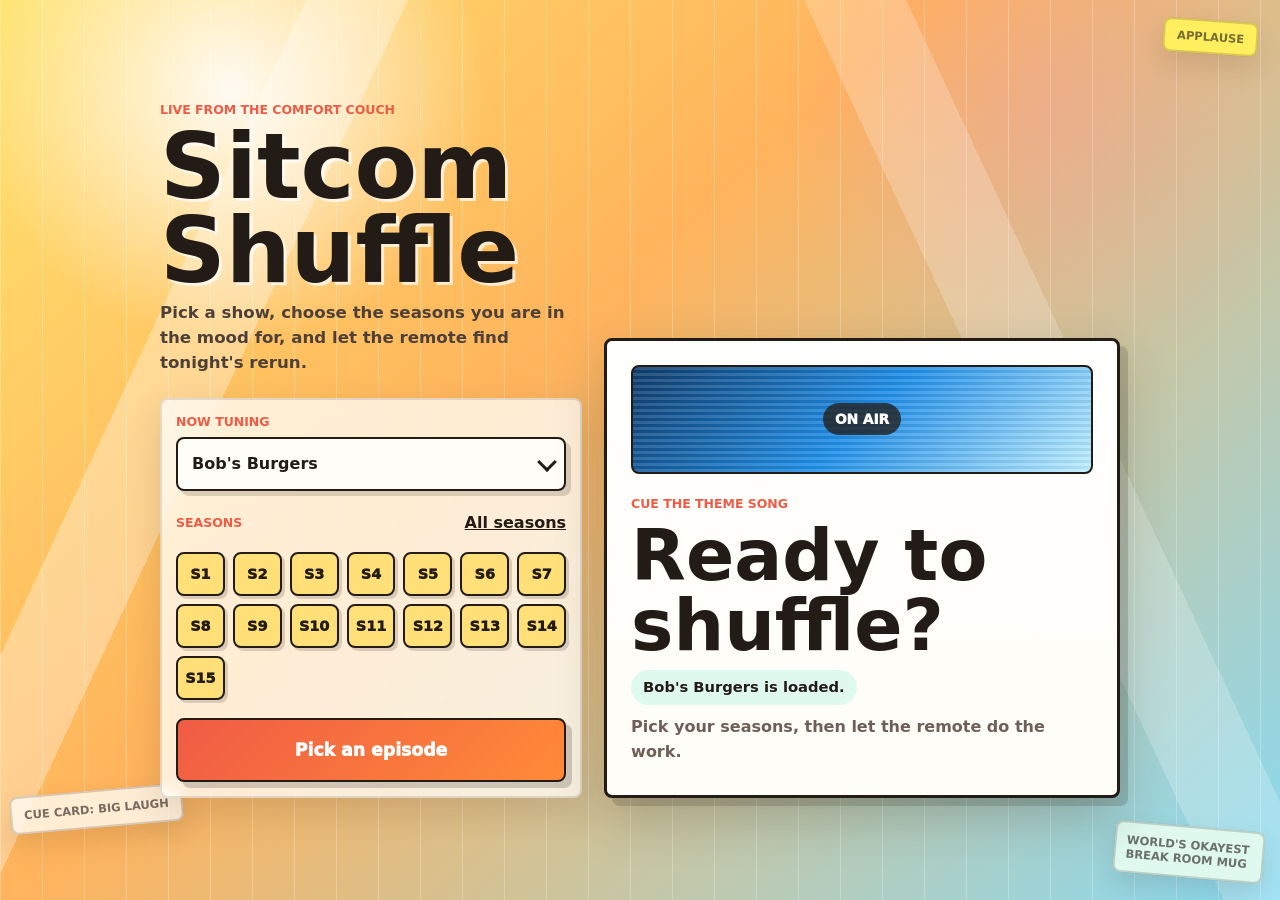
<file: docs/index.html>
<!doctype html>
<html lang="en">
  <head>
    <meta charset="utf-8">
    <meta name="viewport" content="width=device-width, initial-scale=1">
    <title>Sitcom Shuffle</title>
    <style>
:root {
  --ink: #231b16;
  --muted: #6f5f58;
  --panel: #fffdf7;
  --stage: #fff1b8;
  --spotlight: #ffe078;
  --tomato: #f05b45;
  --blue: #1f8ee7;
  --green: #35b77a;
  --pink: #f58bb4;
  --shadow: 0 20px 50px rgba(47, 31, 18, 0.22);
}

* {
  box-sizing: border-box;
}

body {
  margin: 0;
  min-height: 100vh;
  color: var(--ink);
  background:
    linear-gradient(90deg, rgba(255, 255, 255, 0.25) 1px, transparent 1px) 0 0 / 42px 42px,
    radial-gradient(circle at 18% 10%, rgba(255, 255, 255, 0.92), transparent 16rem),
    radial-gradient(circle at 82% 12%, rgba(245, 139, 180, 0.28), transparent 17rem),
    linear-gradient(135deg, #ffe36d 0%, #ffb35c 42%, #88dbf4 100%);
  font-family: Inter, ui-sans-serif, system-ui, -apple-system, BlinkMacSystemFont, "Segoe UI", sans-serif;
}

body::before {
  content: "";
  position: fixed;
  inset: 0;
  pointer-events: none;
  background:
    linear-gradient(115deg, transparent 0 18%, rgba(255, 255, 255, 0.32) 18% 24%, transparent 24% 100%),
    linear-gradient(245deg, transparent 0 22%, rgba(255, 255, 255, 0.22) 22% 28%, transparent 28% 100%);
}

button,
select {
  font: inherit;
}

.app-shell {
  position: relative;
  width: min(100%, 1040px);
  min-height: 100vh;
  margin: 0 auto;
  padding: 22px;
  display: grid;
  place-items: center;
}

.set-dressing {
  position: fixed;
  inset: 0;
  pointer-events: none;
  overflow: hidden;
}

.prop {
  position: absolute;
  border: 2px solid rgba(35, 27, 22, 0.18);
  border-radius: 8px;
  background: rgba(255, 253, 247, 0.78);
  box-shadow: 0 12px 26px rgba(47, 31, 18, 0.12);
  color: rgba(35, 27, 22, 0.62);
  font-size: 0.72rem;
  font-weight: 900;
  letter-spacing: 0;
  text-transform: uppercase;
}

.prop-applause {
  top: 20px;
  right: 22px;
  padding: 8px 12px;
  background: #ffef5e;
  transform: rotate(4deg);
}

.prop-cue {
  left: 10px;
  bottom: 72px;
  padding: 10px 12px;
  transform: rotate(-5deg);
}

.prop-mug {
  right: 16px;
  bottom: 22px;
  max-width: 150px;
  padding: 10px;
  background: #dff9ef;
  transform: rotate(5deg);
}

.picker-panel {
  position: relative;
  width: 100%;
  display: grid;
  gap: 22px;
}

.topbar {
  display: grid;
  gap: 8px;
}

.eyebrow,
.field-label,
.result-kicker {
  margin: 0;
  color: var(--tomato);
  font-size: 0.78rem;
  font-weight: 900;
  letter-spacing: 0;
  text-transform: uppercase;
}

h1,
h2,
p {
  margin-top: 0;
}

h1 {
  margin-bottom: 0;
  font-size: clamp(2.4rem, 10vw, 5.7rem);
  line-height: 0.92;
  text-shadow: 3px 3px 0 rgba(255, 255, 255, 0.7);
}

.intro {
  max-width: 37rem;
  margin-bottom: 0;
  color: #4e4038;
  font-size: 1.04rem;
  font-weight: 650;
  line-height: 1.5;
}

.controls {
  border: 2px solid rgba(35, 27, 22, 0.12);
  border-radius: 8px;
  background: rgba(255, 253, 247, 0.78);
  box-shadow: 0 14px 36px rgba(47, 31, 18, 0.14);
  display: grid;
  gap: 14px;
  padding: 14px;
  backdrop-filter: blur(8px);
}

.show-field {
  display: grid;
  gap: 8px;
}

.select-wrap {
  position: relative;
}

.select-wrap::after {
  content: "";
  position: absolute;
  right: 12px;
  top: 50%;
  width: 11px;
  height: 11px;
  border-right: 3px solid var(--ink);
  border-bottom: 3px solid var(--ink);
  transform: translateY(-64%) rotate(45deg);
  pointer-events: none;
}

.show-select {
  width: 100%;
  min-height: 54px;
  border: 2px solid var(--ink);
  border-radius: 8px;
  appearance: none;
  background: var(--panel);
  color: var(--ink);
  padding: 0 42px 0 14px;
  box-shadow: 5px 5px 0 rgba(35, 27, 22, 0.16);
  font-weight: 900;
}

.filter-header {
  display: flex;
  align-items: center;
  justify-content: space-between;
  gap: 12px;
  margin-top: 2px;
}

.text-button {
  border: 0;
  background: transparent;
  color: var(--ink);
  padding: 6px 0;
  font-weight: 900;
  text-decoration: underline;
  cursor: pointer;
}

.season-filters {
  display: grid;
  grid-template-columns: repeat(auto-fit, minmax(48px, 1fr));
  gap: 8px;
}

.season-chip {
  min-height: 42px;
}

.season-chip input {
  position: absolute;
  opacity: 0;
  pointer-events: none;
}

.season-chip span {
  position: relative;
  overflow: hidden;
  min-height: 44px;
  border: 2px solid rgba(35, 27, 22, 0.22);
  border-radius: 8px;
  background: rgba(255, 255, 255, 0.78);
  display: grid;
  place-items: center;
  padding: 8px 6px;
  color: var(--muted);
  font-size: 0.9rem;
  font-weight: 950;
  line-height: 1;
  white-space: nowrap;
  cursor: pointer;
}

.season-chip input:not(:checked) + span::after {
  content: "";
  position: absolute;
  left: 8%;
  right: 8%;
  top: 50%;
  height: 4px;
  border-radius: 999px;
  background: var(--tomato);
  transform: rotate(-28deg);
  box-shadow: 0 1px 0 rgba(255, 255, 255, 0.65);
}

.season-chip input:checked + span {
  border-color: var(--ink);
  background: var(--spotlight);
  color: var(--ink);
  box-shadow: 3px 3px 0 rgba(35, 27, 22, 0.16);
}

.pick-button {
  width: 100%;
  min-height: 64px;
  margin-top: 4px;
  border: 2px solid var(--ink);
  border-radius: 8px;
  background: linear-gradient(135deg, var(--tomato), #ff8b37);
  color: white;
  display: grid;
  place-items: center;
  padding: 12px 18px;
  box-shadow: 6px 6px 0 rgba(35, 27, 22, 0.2);
  cursor: pointer;
}

.pick-button:disabled {
  cursor: wait;
  opacity: 0.86;
}

.button-main {
  font-size: 1.08rem;
  font-weight: 950;
}

.result-stage {
  display: grid;
}

.episode-card {
  position: relative;
  min-height: 300px;
  border: 3px solid var(--ink);
  border-radius: 8px;
  background:
    linear-gradient(180deg, rgba(255, 255, 255, 0.84), rgba(255, 253, 247, 0.98)),
    var(--panel);
  padding: 18px;
  box-shadow: var(--shadow), 8px 8px 0 rgba(35, 27, 22, 0.16);
  display: grid;
  gap: 16px;
  overflow: hidden;
}

.channel-screen {
  position: relative;
  min-height: 70px;
  border: 2px solid var(--ink);
  border-radius: 8px;
  background:
    linear-gradient(rgba(255, 255, 255, 0.12) 50%, rgba(0, 0, 0, 0.05) 50%) 0 0 / 100% 6px,
    linear-gradient(135deg, #103c6b, #1f8ee7 50%, #bfefff);
  display: grid;
  place-items: center;
  color: white;
  overflow: hidden;
}

.scanline {
  position: absolute;
  inset: -80% 0 auto;
  height: 46%;
  background: linear-gradient(180deg, transparent, rgba(255, 255, 255, 0.38), transparent);
}

.channel-status {
  position: relative;
  border-radius: 999px;
  background: rgba(35, 27, 22, 0.76);
  padding: 8px 12px;
  font-size: 0.86rem;
  font-weight: 950;
  letter-spacing: 0;
}

.episode-content {
  display: grid;
  align-content: center;
  gap: 10px;
}

.episode-card h2 {
  margin-bottom: 0;
  font-size: clamp(2.1rem, 9vw, 4.45rem);
  line-height: 0.98;
  overflow-wrap: anywhere;
}

.episode-meta {
  width: fit-content;
  max-width: 100%;
  margin-bottom: 0;
  border-radius: 999px;
  background: #dff9ef;
  color: var(--ink);
  padding: 8px 12px;
  font-size: 0.92rem;
  font-weight: 900;
  line-height: 1.25;
}

.episode-description {
  margin-bottom: 0;
  color: var(--muted);
  font-size: 1rem;
  font-weight: 600;
  line-height: 1.55;
}

.episode-card.is-changing-channel {
  animation: channelBump 0.2s steps(2, end) infinite;
}

.episode-card.is-changing-channel .channel-screen {
  animation: screenFlicker 0.18s steps(2, end) infinite;
}

.episode-card.is-changing-channel .scanline {
  animation: scanSweep 0.7s linear infinite;
}

@keyframes channelBump {
  0% {
    transform: translateX(0);
  }

  50% {
    transform: translateX(2px) rotate(0.2deg);
  }

  100% {
    transform: translateX(-2px) rotate(-0.2deg);
  }
}

@keyframes screenFlicker {
  0% {
    filter: saturate(1);
  }

  100% {
    filter: saturate(1.65) brightness(1.08);
  }
}

@keyframes scanSweep {
  from {
    transform: translateY(0);
  }

  to {
    transform: translateY(320%);
  }
}

@media (max-width: 420px) {
  .app-shell {
    padding: 16px;
  }

  .prop {
    display: none;
  }

  .controls {
    padding: 12px;
  }

  .episode-card {
    min-height: 280px;
    padding: 14px;
  }
}

@media (min-width: 760px) {
  .app-shell {
    padding: 40px;
  }

  .picker-panel {
    grid-template-columns: 0.9fr 1.1fr;
    align-items: end;
  }

  .topbar,
  .controls {
    grid-column: 1;
  }

  .result-stage {
    grid-column: 2;
    grid-row: 1 / span 2;
  }

  .episode-card {
    min-height: 460px;
    padding: 24px;
  }

  .channel-screen {
    min-height: 96px;
  }
}

</style>
  </head>
  <body>
    <main class="app-shell">
      <div class="set-dressing" aria-hidden="true">
        <span class="prop prop-applause">APPLAUSE</span>
        <span class="prop prop-cue">cue card: big laugh</span>
        <span class="prop prop-mug">world's okayest break room mug</span>
      </div>

      <section class="picker-panel" aria-labelledby="app-title">
        <div class="topbar">
          <p class="eyebrow">Live from the comfort couch</p>
          <h1 id="app-title">Sitcom Shuffle</h1>
          <p class="intro">Pick a show, choose the seasons you are in the mood for, and let the remote find tonight's rerun.</p>
        </div>

        <div class="controls" aria-label="Episode picker controls">
          <div class="show-field">
            <label class="field-label" for="show-select">Now tuning</label>
            <div class="select-wrap">
              <select id="show-select" class="show-select"></select>
            </div>
          </div>

          <div class="filter-header">
            <p class="field-label">Seasons</p>
            <button id="select-all-seasons" class="text-button" type="button">All seasons</button>
          </div>
          <div id="season-filters" class="season-filters" aria-label="Season filters"></div>

          <button id="pick-button" class="pick-button" type="button">
            <span class="button-main">Pick an episode</span>
          </button>
        </div>

        <section class="result-stage" aria-live="polite" aria-label="Selected episode">
          <article id="episode-card" class="episode-card">
            <div class="channel-screen" aria-hidden="true">
              <span class="scanline"></span>
              <span id="channel-status" class="channel-status">ON AIR</span>
            </div>
            <div class="episode-content">
              <p id="result-kicker" class="result-kicker">Cue the theme song</p>
              <h2 id="episode-title">Ready to shuffle?</h2>
              <p id="episode-meta" class="episode-meta">The Office (US) is loaded.</p>
              <p id="episode-description" class="episode-description">Pick your seasons, then let the remote do the work.</p>
            </div>
          </article>
        </section>
      </section>
    </main>

    <script>
      window.EPISODE_CSV = "show,season,episode,title,description\nThe Office (US),1,1,Pilot,\nThe Office (US),1,2,Diversity Day,\nThe Office (US),1,3,Health Care,\nThe Office (US),1,4,The Alliance,\nThe Office (US),1,5,Basketball,\nThe Office (US),1,6,Hot Girl,\nThe Office (US),2,1,The Dundies,\nThe Office (US),2,2,Sexual Harassment,\nThe Office (US),2,3,Office Olympics,\nThe Office (US),2,4,The Fire,\nThe Office (US),2,5,Halloween,\nThe Office (US),2,6,The Fight,\nThe Office (US),2,7,The Client,\nThe Office (US),2,8,Performance Review,\nThe Office (US),2,9,E-Mail Surveillance,\nThe Office (US),2,10,Christmas Party,\nThe Office (US),2,11,Booze Cruise,\nThe Office (US),2,12,The Injury,\nThe Office (US),2,13,The Secret,\nThe Office (US),2,14,The Carpet,\nThe Office (US),2,15,Boys and Girls,\nThe Office (US),2,16,Valentine's Day,\nThe Office (US),2,17,Dwight's Speech,\nThe Office (US),2,18,Take Your Daughter to Work Day,\nThe Office (US),2,19,Michael's Birthday,\nThe Office (US),2,20,Drug Testing,\nThe Office (US),2,21,Conflict Resolution,\nThe Office (US),2,22,Casino Night,\nThe Office (US),3,1,Gay Witch Hunt,\nThe Office (US),3,2,The Convention,\nThe Office (US),3,3,The Coup,\nThe Office (US),3,4,Grief Counseling,\nThe Office (US),3,5,Initiation,\nThe Office (US),3,6,Diwali,\nThe Office (US),3,7,Branch Closing,\nThe Office (US),3,8,The Merger,\nThe Office (US),3,9,The Convict,\nThe Office (US),3,10,A Benihana Christmas (1),\nThe Office (US),3,11,A Benihana Christmas (2),\nThe Office (US),3,12,Back from Vacation,\nThe Office (US),3,13,Traveling Salesmen,\nThe Office (US),3,14,The Return,\nThe Office (US),3,15,Ben Franklin,\nThe Office (US),3,16,Phyllis' Wedding,\nThe Office (US),3,17,Business School,\nThe Office (US),3,18,Cocktails,\nThe Office (US),3,19,The Negotiation,\nThe Office (US),3,20,Safety Training,\nThe Office (US),3,21,Product Recall,\nThe Office (US),3,22,Women's Appreciation,\nThe Office (US),3,23,Beach Games,\nThe Office (US),3,24,The Job (1),\nThe Office (US),3,25,The Job (2),\nThe Office (US),4,1,Fun Run (1),\nThe Office (US),4,2,Fun Run (2),\nThe Office (US),4,3,Dunder Mifflin Infinity (1),\nThe Office (US),4,4,Dunder Mifflin Infinity (2),\nThe Office (US),4,5,Launch Party (1),\nThe Office (US),4,6,Launch Party (2),\nThe Office (US),4,7,Money (1),\nThe Office (US),4,8,Money (2),\nThe Office (US),4,9,Local Ad,\nThe Office (US),4,10,Branch Wars,\nThe Office (US),4,11,Survivor Man,\nThe Office (US),4,12,The Deposition,\nThe Office (US),4,13,Dinner Party,\nThe Office (US),4,14,Chair Model,\nThe Office (US),4,15,Night Out,\nThe Office (US),4,16,Did I Stutter?,\nThe Office (US),4,17,Job Fair,\nThe Office (US),4,18,\"Goodbye, Toby (1)\",\nThe Office (US),4,19,\"Goodbye, Toby (2)\",\nThe Office (US),5,1,Weight Loss (1),\nThe Office (US),5,2,Weight Loss (2),\nThe Office (US),5,3,Business Ethics,\nThe Office (US),5,4,Baby Shower,\nThe Office (US),5,5,Crime Aid,\nThe Office (US),5,6,Employee Transfer,\nThe Office (US),5,7,Customer Survey,\nThe Office (US),5,8,Business Trip,\nThe Office (US),5,9,Frame Toby,\nThe Office (US),5,10,The Surplus,\nThe Office (US),5,11,Moroccan Christmas,\nThe Office (US),5,12,The Duel,\nThe Office (US),5,13,Prince Family Paper,\nThe Office (US),5,14,Stress Relief (1),\nThe Office (US),5,15,Stress Relief (2),\nThe Office (US),5,16,Lecture Circuit (1),\nThe Office (US),5,17,Lecture Circuit (2),\nThe Office (US),5,18,Blood Drive,\nThe Office (US),5,19,Golden Ticket,\nThe Office (US),5,20,New Boss,\nThe Office (US),5,21,Two Weeks,\nThe Office (US),5,22,Dream Team,\nThe Office (US),5,23,The Michael Scott Paper Company,\nThe Office (US),5,24,Heavy Competition,\nThe Office (US),5,25,Broke,\nThe Office (US),5,26,Casual Friday,\nThe Office (US),5,27,Cafe Disco,\nThe Office (US),5,28,Company Picnic,\nThe Office (US),6,1,Gossip,\nThe Office (US),6,2,The Meeting,\nThe Office (US),6,3,The Promotion,\nThe Office (US),6,4,Niagara (1),\nThe Office (US),6,5,Niagara (2),\nThe Office (US),6,6,Mafia,\nThe Office (US),6,7,The Lover,\nThe Office (US),6,8,Koi Pond,\nThe Office (US),6,9,Double Date,\nThe Office (US),6,10,Murder,\nThe Office (US),6,11,Shareholder Meeting,\nThe Office (US),6,12,Scott's Tots,\nThe Office (US),6,13,Secret Santa,\nThe Office (US),6,14,The Banker,\nThe Office (US),6,15,Sabre,\nThe Office (US),6,16,The Manager and the Salesman,\nThe Office (US),6,17,The Delivery (1),\nThe Office (US),6,18,The Delivery (2),\nThe Office (US),6,19,St. Patrick's Day,\nThe Office (US),6,20,New Leads,\nThe Office (US),6,21,Happy Hour,\nThe Office (US),6,22,Secretary's Day,\nThe Office (US),6,23,Body Language,\nThe Office (US),6,24,The Cover-Up,\nThe Office (US),6,25,The Chump,\nThe Office (US),6,26,Whistleblower,\nThe Office (US),7,1,Nepotism,\nThe Office (US),7,2,Counseling,\nThe Office (US),7,3,Andy's Play,\nThe Office (US),7,4,Sex Ed,\nThe Office (US),7,5,The Sting,\nThe Office (US),7,6,Costume Contest,\nThe Office (US),7,7,Christening,\nThe Office (US),7,8,Viewing Party,\nThe Office (US),7,9,WUPHF.com,\nThe Office (US),7,10,China,\nThe Office (US),7,11,Classy Christmas (1),\nThe Office (US),7,12,Classy Christmas (2),\nThe Office (US),7,13,Ultimatum,\nThe Office (US),7,14,The Seminar,\nThe Office (US),7,15,The Search,\nThe Office (US),7,16,PDA,\nThe Office (US),7,17,Threat Level Midnight,\nThe Office (US),7,18,Todd Packer,\nThe Office (US),7,19,Garage Sale,\nThe Office (US),7,20,Training Day,\nThe Office (US),7,21,Michael's Last Dundies,\nThe Office (US),7,22,\"Goodbye, Michael (1)\",\nThe Office (US),7,23,\"Goodbye, Michael (2)\",\nThe Office (US),7,24,The Inner Circle,\nThe Office (US),7,25,\"Dwight K. Schrute, (Acting) Manager\",\nThe Office (US),7,26,Search Committee,\nThe Office (US),8,1,The List,\nThe Office (US),8,2,The Incentive,\nThe Office (US),8,3,Lotto,\nThe Office (US),8,4,Garden Party,\nThe Office (US),8,5,Spooked,\nThe Office (US),8,6,Doomsday,\nThe Office (US),8,7,Pam's Replacement,\nThe Office (US),8,8,Gettysburg,\nThe Office (US),8,9,Mrs. California,\nThe Office (US),8,10,Christmas Wishes,\nThe Office (US),8,11,Trivia,\nThe Office (US),8,12,Pool Party,\nThe Office (US),8,13,Jury Duty,\nThe Office (US),8,14,Special Project,\nThe Office (US),8,15,Tallahassee,\nThe Office (US),8,16,After Hours,\nThe Office (US),8,17,Test the Store,\nThe Office (US),8,18,Last Day in Florida,\nThe Office (US),8,19,Get the Girl,\nThe Office (US),8,20,Welcome Party,\nThe Office (US),8,21,Angry Andy,\nThe Office (US),8,22,Fundraiser,\nThe Office (US),8,23,Turf War,\nThe Office (US),8,24,Free Family Portrait Studio,\nThe Office (US),9,1,The New Guys,\nThe Office (US),9,2,Roy's Wedding,\nThe Office (US),9,3,Andy's Ancestry,\nThe Office (US),9,4,Work Bus,\nThe Office (US),9,5,Here Comes Treble,\nThe Office (US),9,6,The Boat,\nThe Office (US),9,7,The Whale,\nThe Office (US),9,8,The Target,\nThe Office (US),9,9,Dwight Christmas,\nThe Office (US),9,10,Lice,\nThe Office (US),9,11,Suit Warehouse,\nThe Office (US),9,12,Customer Loyalty,\nThe Office (US),9,13,Junior Salesman,\nThe Office (US),9,14,Vandalism,\nThe Office (US),9,15,Couples Discount,\nThe Office (US),9,16,Moving On,\nThe Office (US),9,17,The Farm,\nThe Office (US),9,18,Promos,\nThe Office (US),9,19,Stairmageddon,\nThe Office (US),9,20,Paper Airplane,\nThe Office (US),9,21,Livin' the Dream,\nThe Office (US),9,22,A.A.R.M. (1),\nThe Office (US),9,23,A.A.R.M. (2),\nThe Office (US),9,24,Finale (1),\nThe Office (US),9,25,Finale (2),\nParks and Recreation,1,1,Pilot,\nParks and Recreation,1,2,Canvassing,\nParks and Recreation,1,3,The Reporter,\nParks and Recreation,1,4,Boys' Club,\nParks and Recreation,1,5,The Banquet,\nParks and Recreation,1,6,Rock Show,\nParks and Recreation,2,1,Pawnee Zoo,\nParks and Recreation,2,2,The Stakeout,\nParks and Recreation,2,3,Beauty Pageant,\nParks and Recreation,2,4,Practice Date,\nParks and Recreation,2,5,Sister City,\nParks and Recreation,2,6,Kaboom,\nParks and Recreation,2,7,Greg Pikitis,\nParks and Recreation,2,8,Ron and Tammy,\nParks and Recreation,2,9,The Camel,\nParks and Recreation,2,10,Hunting Trip,\nParks and Recreation,2,11,Tom's Divorce,\nParks and Recreation,2,12,Christmas Scandal,\nParks and Recreation,2,13,The Set Up,\nParks and Recreation,2,14,Leslie's House,\nParks and Recreation,2,15,Sweetums,\nParks and Recreation,2,16,Galentine's Day,\nParks and Recreation,2,17,Woman of the Year,\nParks and Recreation,2,18,The Possum,\nParks and Recreation,2,19,Park Safety,\nParks and Recreation,2,20,Summer Catalog,\nParks and Recreation,2,21,94 Meetings,\nParks and Recreation,2,22,Telethon,\nParks and Recreation,2,23,The Master Plan,\nParks and Recreation,2,24,Freddy Spaghetti,\nParks and Recreation,3,1,Go Big or Go Home,\nParks and Recreation,3,2,Flu Season,\nParks and Recreation,3,3,Time Capsule,\nParks and Recreation,3,4,Ron & Tammy: Part Two,\nParks and Recreation,3,5,Media Blitz,\nParks and Recreation,3,6,Indianapolis,\nParks and Recreation,3,7,Harvest Festival,\nParks and Recreation,3,8,Camping,\nParks and Recreation,3,9,Andy and April's Fancy Party,\nParks and Recreation,3,10,Soulmates,\nParks and Recreation,3,11,Jerry's Painting,\nParks and Recreation,3,12,Eagleton,\nParks and Recreation,3,13,The Fight,\nParks and Recreation,3,14,Road Trip,\nParks and Recreation,3,15,The Bubble,\nParks and Recreation,3,16,Li'l Sebastian,\nParks and Recreation,4,1,I'm Leslie Knope,\nParks and Recreation,4,2,Ron and Tammys,\nParks and Recreation,4,3,Born & Raised,\nParks and Recreation,4,4,Pawnee Rangers,\nParks and Recreation,4,5,Meet 'n' Greet,\nParks and Recreation,4,6,End of the World,\nParks and Recreation,4,7,The Treaty,\nParks and Recreation,4,8,Smallest Park,\nParks and Recreation,4,9,The Trial of Leslie Knope,\nParks and Recreation,4,10,Citizen Knope,\nParks and Recreation,4,11,The Comeback Kid,\nParks and Recreation,4,12,Campaign Ad,\nParks and Recreation,4,13,Bowling for Votes,\nParks and Recreation,4,14,Operation Ann,\nParks and Recreation,4,15,Dave Returns,\nParks and Recreation,4,16,Sweet Sixteen,\nParks and Recreation,4,17,Campaign Shake-Up,\nParks and Recreation,4,18,Lucky,\nParks and Recreation,4,19,Live Ammo,\nParks and Recreation,4,20,The Debate,\nParks and Recreation,4,21,Bus Tour,\nParks and Recreation,4,22,\"Win, Lose, or Draw\",\nParks and Recreation,5,1,Ms. Knope Goes to Washington,\nParks and Recreation,5,2,Soda Tax,\nParks and Recreation,5,3,How a Bill Becomes a Law,\nParks and Recreation,5,4,Sex Education,\nParks and Recreation,5,5,Halloween Surprise,\nParks and Recreation,5,6,Ben's Parents,\nParks and Recreation,5,7,Leslie vs. April,\nParks and Recreation,5,8,Pawnee Commons,\nParks and Recreation,5,9,Ron and Diane,\nParks and Recreation,5,10,Two Parties,\nParks and Recreation,5,11,Women in Garbage,\nParks and Recreation,5,12,Ann's Decision,\nParks and Recreation,5,13,Emergency Response,\nParks and Recreation,5,14,Leslie and Ben,\nParks and Recreation,5,15,Correspondents' Lunch,\nParks and Recreation,5,16,Bailout,\nParks and Recreation,5,17,Partridge,\nParks and Recreation,5,18,Animal Control,\nParks and Recreation,5,19,Article Two,\nParks and Recreation,5,20,Jerry's Retirement,\nParks and Recreation,5,21,Swing Vote,\nParks and Recreation,5,22,Are You Better Off?,\nParks and Recreation,6,1,London (1),\nParks and Recreation,6,2,London (2),\nParks and Recreation,6,3,The Pawnee-Eagleton Tip Off Classic,\nParks and Recreation,6,4,Doppelgangers,\nParks and Recreation,6,5,Gin It Up!,\nParks and Recreation,6,6,Filibuster,\nParks and Recreation,6,7,Recall Vote,\nParks and Recreation,6,8,Fluoride,\nParks and Recreation,6,9,The Cones of Dunshire,\nParks and Recreation,6,10,Second Chunce,\nParks and Recreation,6,11,New Beginnings,\nParks and Recreation,6,12,Farmers Market,\nParks and Recreation,6,13,Ann and Chris,\nParks and Recreation,6,14,Anniversaries,\nParks and Recreation,6,15,The Wall,\nParks and Recreation,6,16,New Slogan,\nParks and Recreation,6,17,Galentine's Day,\nParks and Recreation,6,18,Prom,\nParks and Recreation,6,19,Flu Season 2,\nParks and Recreation,6,20,\"One in 8,000\",\nParks and Recreation,6,21,Moving Up (1),\nParks and Recreation,6,22,Moving Up (2),\nParks and Recreation,7,1,2017,\nParks and Recreation,7,2,Ron and Jammy,\nParks and Recreation,7,3,William Henry Harrison,\nParks and Recreation,7,4,Leslie and Ron,\nParks and Recreation,7,5,Gryzzlbox,\nParks and Recreation,7,6,Save JJ's,\nParks and Recreation,7,7,Donna and Joe,\nParks and Recreation,7,8,Ms. Ludgate-Dwyer Goes to Washington,\nParks and Recreation,7,9,Pie-Mary,\nParks and Recreation,7,10,The Johnny Karate Super Awesome Musical Explosion Show,\nParks and Recreation,7,11,Two Funerals,\nParks and Recreation,7,12,One Last Ride (1),\nParks and Recreation,7,13,One Last Ride (2),\nFriends,1,1,Pilot,\nFriends,1,2,The One with the Sonogram at the End,\nFriends,1,3,The One with the Thumb,\nFriends,1,4,The One with George Stephanopoulos,\nFriends,1,5,The One with the East German Laundry Detergent,\nFriends,1,6,The One with the Butt,\nFriends,1,7,The One with the Blackout,\nFriends,1,8,The One Where Nana Dies Twice,\nFriends,1,9,The One Where Underdog Gets Away,\nFriends,1,10,The One with the Monkey,\nFriends,1,11,The One with Mrs. Bing,\nFriends,1,12,The One with The Dozen Lasagnas,\nFriends,1,13,The One with the Boobies,\nFriends,1,14,The One with the Candy Hearts,\nFriends,1,15,The One with the Stoned Guy,\nFriends,1,16,The One with Two Parts (1),\nFriends,1,17,The One with Two Parts (2),\nFriends,1,18,The One with All the Poker,\nFriends,1,19,The One Where the Monkey Gets Away,\nFriends,1,20,The One with the Evil Orthodontist,\nFriends,1,21,The One with the Fake Monica,\nFriends,1,22,The One with the Ick Factor,\nFriends,1,23,The One with the Birth,\nFriends,1,24,The One Where Rachel Finds Out,\nFriends,2,1,The One with Ross' New Girlfriend,\nFriends,2,2,The One with the Breast Milk,\nFriends,2,3,The One Where Heckles Dies,\nFriends,2,4,The One with Phoebe's Husband,\nFriends,2,5,The One with Five Steaks and an Eggplant,\nFriends,2,6,The One with the Baby on the Bus,\nFriends,2,7,The One Where Ross Finds Out,\nFriends,2,8,The One with the List,\nFriends,2,9,The One with Phoebe's Dad,\nFriends,2,10,The One with Russ,\nFriends,2,11,The One with the Lesbian Wedding,\nFriends,2,12,The One After the Super Bowl (1),\nFriends,2,13,The One After the Super Bowl (2),\nFriends,2,14,The One with the Prom Video,\nFriends,2,15,The One Where Ross and Rachel...You Know,\nFriends,2,16,The One Where Joey Moves Out,\nFriends,2,17,The One Where Eddie Moves In,\nFriends,2,18,The One Where Dr. Ramoray Dies,\nFriends,2,19,The One Where Eddie Won't Go,\nFriends,2,20,The One Where Old Yeller Dies,\nFriends,2,21,The One with the Bullies,\nFriends,2,22,The One with the Two Parties,\nFriends,2,23,The One with the Chicken Pox,\nFriends,2,24,The One with Barry and Mindy's Wedding,\nFriends,3,1,The One with the Princess Leia Fantasy,\nFriends,3,2,The One Where No One's Ready,\nFriends,3,3,The One with the Jam,\nFriends,3,4,The One with the Metaphorical Tunnel,\nFriends,3,5,The One with Frank Jr.,\nFriends,3,6,The One with the Flashback,\nFriends,3,7,The One with the Race Car Bed,\nFriends,3,8,The One with the Giant Poking Device,\nFriends,3,9,The One with the Football,\nFriends,3,10,The One Where Rachel Quits,\nFriends,3,11,The One Where Chandler Can't Remember Which Sister,\nFriends,3,12,The One with All the Jealousy,\nFriends,3,13,The One Where Monica and Richard Are Just Friends,\nFriends,3,14,The One with Phoebe's Ex-Partner,\nFriends,3,15,The One Where Ross and Rachel Take a Break,\nFriends,3,16,The One with the Morning After,\nFriends,3,17,The One Without the Ski Trip,\nFriends,3,18,The One with the Hypnosis Tape,\nFriends,3,19,The One with the Tiny T-Shirt,\nFriends,3,20,The One with the Dollhouse,\nFriends,3,21,The One with a Chick and a Duck,\nFriends,3,22,The One with the Screamer,\nFriends,3,23,The One with Ross' Thing,\nFriends,3,24,The One with the Ultimate Fighting Champion,\nFriends,3,25,The One at the Beach,\nFriends,4,1,The One with the Jellyfish,\nFriends,4,2,The One with the Cat,\nFriends,4,3,The One with the Cuffs,\nFriends,4,4,The One with the Ballroom Dancing,\nFriends,4,5,The One with Joey's New Girlfriend,\nFriends,4,6,The One with the Dirty Girl,\nFriends,4,7,The One Where Chandler Crosses the Line,\nFriends,4,8,The One with Chandler in a Box,\nFriends,4,9,The One Where They're Going to Party!,\nFriends,4,10,The One with the Girl from Poughkeepsie,\nFriends,4,11,The One with Phoebe's Uterus,\nFriends,4,12,The One with the Embryos,\nFriends,4,13,The One with Rachel's Crush,\nFriends,4,14,The One with Joey's Dirty Day,\nFriends,4,15,The One with All the Rugby,\nFriends,4,16,The One with the Fake Party,\nFriends,4,17,The One with the Free Porn,\nFriends,4,18,The One with Rachel's New Dress,\nFriends,4,19,The One with All the Haste,\nFriends,4,20,The One with All the Wedding Dresses,\nFriends,4,21,The One with the Invitation,\nFriends,4,22,The One with the Worst Best Man Ever,\nFriends,4,23,The One with Ross' Wedding (1),\nFriends,4,24,The One with Ross' Wedding (2),\nFriends,5,1,The One After Ross Says Rachel,\nFriends,5,2,The One with All the Kissing,\nFriends,5,3,The One Hundredth,\nFriends,5,4,The One Where Phoebe Hates PBS,\nFriends,5,5,The One with the Kips,\nFriends,5,6,The One with the Yeti,\nFriends,5,7,The One Where Ross Moves In,\nFriends,5,8,The One with the Thanksgiving Flashbacks,\nFriends,5,9,The One with Ross' Sandwich,\nFriends,5,10,The One with the Inappropriate Sister,\nFriends,5,11,The One with All the Resolutions,\nFriends,5,12,The One with Chandler's Work Laugh,\nFriends,5,13,The One with Joey's Bag,\nFriends,5,14,The One Where Everybody Finds Out,\nFriends,5,15,The One with the Girl Who Hits Joey,\nFriends,5,16,The One with the Cop,\nFriends,5,17,The One with Rachel's Inadvertent Kiss,\nFriends,5,18,The One Where Rachel Smokes,\nFriends,5,19,The One Where Ross Can't Flirt,\nFriends,5,20,The One with the Ride-Along,\nFriends,5,21,The One with the Ball,\nFriends,5,22,The One with Joey's Big Break,\nFriends,5,23,The One in Vegas (1),\nFriends,5,24,The One in Vegas (2),\nFriends,6,1,The One After Vegas,\nFriends,6,2,The One Where Ross Hugs Rachel,\nFriends,6,3,The One with Ross' Denial,\nFriends,6,4,The One Where Joey Loses His Insurance,\nFriends,6,5,The One with Joey's Porsche,\nFriends,6,6,The One on the Last Night,\nFriends,6,7,The One Where Phoebe Runs,\nFriends,6,8,The One with Ross's Teeth,\nFriends,6,9,The One Where Ross Got High,\nFriends,6,10,The One with the Routine,\nFriends,6,11,The One with the Apothecary Table,\nFriends,6,12,The One with the Joke,\nFriends,6,13,The One with Rachel's Sister,\nFriends,6,14,The One Where Chandler Can't Cry,\nFriends,6,15,The One That Could Have Been (1),\nFriends,6,16,The One That Could Have Been (2),\nFriends,6,17,The One with Unagi,\nFriends,6,18,The One Where Ross Dates a Student,\nFriends,6,19,The One with Joey's Fridge,\nFriends,6,20,The One with Mac and C.H.E.E.S.E.,\nFriends,6,21,The One Where Ross Meets Elizabeth's Dad,\nFriends,6,22,The One Where Paul's the Man,\nFriends,6,23,The One with the Ring,\nFriends,6,24,The One with the Proposal (1),\nFriends,6,25,The One with the Proposal (2),\nFriends,7,1,The One with Monica's Thunder,\nFriends,7,2,The One with Rachel's Book,\nFriends,7,3,The One with Phoebe's Cookies,\nFriends,7,4,The One with Rachel's Assistant,\nFriends,7,5,The One with the Engagement Picture,\nFriends,7,6,The One with the Nap Partners,\nFriends,7,7,The One with Ross' Library Book,\nFriends,7,8,The One Where Chandler Doesn't Like Dogs,\nFriends,7,9,The One with All the Candy,\nFriends,7,10,The One with the Holiday Armadillo,\nFriends,7,11,The One with All the Cheesecakes,\nFriends,7,12,The One Where They're Up All Night,\nFriends,7,13,The One Where Rosita Dies,\nFriends,7,14,The One Where They All Turn Thirty,\nFriends,7,15,The One with Joey's New Brain,\nFriends,7,16,The One with the Truth About London,\nFriends,7,17,The One with the Cheap Wedding Dress,\nFriends,7,18,The One with Joey's Award,\nFriends,7,19,The One with Ross and Monica's Cousin,\nFriends,7,20,The One with Rachel's Big Kiss,\nFriends,7,21,The One with the Vows,\nFriends,7,22,The One with Chandler's Dad,\nFriends,7,23,The One with Monica and Chandler's Wedding (1),\nFriends,7,24,The One with Monica and Chandler's Wedding (2),\nFriends,8,1,The One After 'I Do',\nFriends,8,2,The One with the Red Sweater,\nFriends,8,3,The One Where Rachel Tells...,\nFriends,8,4,The One with the Videotape,\nFriends,8,5,The One with Rachel's Date,\nFriends,8,6,The One with the Halloween Party,\nFriends,8,7,The One with the Stain,\nFriends,8,8,The One with the Stripper,\nFriends,8,9,The One with the Rumor,\nFriends,8,10,The One with Monica's Boots,\nFriends,8,11,The One with Ross's Step Forward,\nFriends,8,12,The One Where Joey Dates Rachel,\nFriends,8,13,The One Where Chandler Takes a Bath,\nFriends,8,14,The One with the Secret Closet,\nFriends,8,15,The One with the Birthing Video,\nFriends,8,16,The One Where Joey Tells Rachel,\nFriends,8,17,The One with the Tea Leaves,\nFriends,8,18,The One in Massapequa,\nFriends,8,19,The One with Joey's Interview,\nFriends,8,20,The One with the Baby Shower,\nFriends,8,21,The One with the Cooking Class,\nFriends,8,22,The One Where Rachel Is Late,\nFriends,8,23,The One Where Rachel Has a Baby (1),\nFriends,8,24,The One Where Rachel Has a Baby (2),\nFriends,9,1,The One Where No One Proposes,\nFriends,9,2,The One Where Emma Cries,\nFriends,9,3,The One with the Pediatrician,\nFriends,9,4,The One with the Sharks,\nFriends,9,5,The One with Phoebe's Birthday Dinner,\nFriends,9,6,The One with the Male Nanny,\nFriends,9,7,The One with Ross' Inappropriate Song,\nFriends,9,8,The One with Rachel's Other Sister,\nFriends,9,9,The One with Rachel's Phone Number,\nFriends,9,10,The One with Christmas in Tulsa,\nFriends,9,11,The One Where Rachel Goes Back to Work,\nFriends,9,12,The One with Phoebe's Rats,\nFriends,9,13,The One Where Monica Sings,\nFriends,9,14,The One with the Blind Dates,\nFriends,9,15,The One with the Mugging,\nFriends,9,16,The One with the Boob Job,\nFriends,9,17,The One with the Memorial Service,\nFriends,9,18,The One with the Lottery,\nFriends,9,19,The One with Rachel's Dream,\nFriends,9,20,The One with the Soap Opera Party,\nFriends,9,21,The One with the Fertility Test,\nFriends,9,22,The One with the Donor,\nFriends,9,23,The One in Barbados (1),\nFriends,9,24,The One in Barbados (2),\nFriends,10,1,The One After Joey and Rachel Kiss,\nFriends,10,2,The One Where Ross Is Fine,\nFriends,10,3,The One with Ross' Tan,\nFriends,10,4,The One with the Cake,\nFriends,10,5,The One Where Rachel's Sister Babysits,\nFriends,10,6,The One with Ross's Grant,\nFriends,10,7,The One with the Home Study,\nFriends,10,8,The One with the Late Thanksgiving,\nFriends,10,9,The One with the Birth Mother,\nFriends,10,10,The One Where Chandler Gets Caught,\nFriends,10,11,The One Where the Stripper Cries,\nFriends,10,12,The One with Phoebe's Wedding,\nFriends,10,13,The One Where Joey Speaks French,\nFriends,10,14,The One with Princess Consuela,\nFriends,10,15,The One Where Estelle Dies,\nFriends,10,16,The One with Rachel's Going Away Party,\nFriends,10,17,The Last One (1),\nFriends,10,18,The Last One (2),\nSeinfeld,1,1,The Seinfeld Chronicles,\nSeinfeld,1,2,The Stake Out,\nSeinfeld,1,3,The Robbery,\nSeinfeld,1,4,Male Unbonding,\nSeinfeld,1,5,The Stock Tip,\nSeinfeld,2,1,The Ex-Girlfriend,\nSeinfeld,2,2,The Pony Remark,\nSeinfeld,2,3,The Jacket,\nSeinfeld,2,4,The Phone Message,\nSeinfeld,2,5,The Apartment,\nSeinfeld,2,6,The Statue,\nSeinfeld,2,7,The Revenge,\nSeinfeld,2,8,The Heart Attack,\nSeinfeld,2,9,The Deal,\nSeinfeld,2,10,The Baby Shower,\nSeinfeld,2,11,The Chinese Restaurant,\nSeinfeld,2,12,The Busboy,\nSeinfeld,3,1,The Note,\nSeinfeld,3,2,The Truth,\nSeinfeld,3,3,The Pen,\nSeinfeld,3,4,The Dog,\nSeinfeld,3,5,The Library,\nSeinfeld,3,6,The Parking Garage,\nSeinfeld,3,7,The Caf�,\nSeinfeld,3,8,The Tape,\nSeinfeld,3,9,The Nose Job,\nSeinfeld,3,10,The Stranded,\nSeinfeld,3,11,The Alternate Side,\nSeinfeld,3,12,The Red Dot,\nSeinfeld,3,13,The Subway,\nSeinfeld,3,14,The Pez Dispenser,\nSeinfeld,3,15,The Suicide,\nSeinfeld,3,16,The Fix-Up,\nSeinfeld,3,17,The Boyfriend (1),\nSeinfeld,3,18,The Boyfriend (2),\nSeinfeld,3,19,The Limo,\nSeinfeld,3,20,The Good Samaritan,\nSeinfeld,3,21,The Letter,\nSeinfeld,3,22,The Parking Space,\nSeinfeld,3,23,The Keys,\nSeinfeld,4,1,The Trip (1),\nSeinfeld,4,2,The Trip (2),\nSeinfeld,4,3,The Pitch,\nSeinfeld,4,4,The Ticket,\nSeinfeld,4,5,The Wallet,\nSeinfeld,4,6,The Watch,\nSeinfeld,4,7,The Bubble Boy,\nSeinfeld,4,8,The Cheever Letters,\nSeinfeld,4,9,The Opera,\nSeinfeld,4,10,The Virgin,\nSeinfeld,4,11,The Contest,\nSeinfeld,4,12,The Airport,\nSeinfeld,4,13,The Pick,\nSeinfeld,4,14,The Movie,\nSeinfeld,4,15,The Visa,\nSeinfeld,4,16,The Shoes,\nSeinfeld,4,17,The Outing,\nSeinfeld,4,18,The Old Man,\nSeinfeld,4,19,The Implant,\nSeinfeld,4,20,The Junior Mint,\nSeinfeld,4,21,The Smelly Car,\nSeinfeld,4,22,The Handicap Spot,\nSeinfeld,4,23,The Pilot (1),\nSeinfeld,4,24,The Pilot (2),\nSeinfeld,5,1,The Mango,\nSeinfeld,5,2,The Puffy Shirt,\nSeinfeld,5,3,The Glasses,\nSeinfeld,5,4,The Sniffing Accountant,\nSeinfeld,5,5,The Bris,\nSeinfeld,5,6,The Lip Reader,\nSeinfeld,5,7,The Non-Fat Yogurt,\nSeinfeld,5,8,The Barber,\nSeinfeld,5,9,The Masseuse,\nSeinfeld,5,10,The Cigar Store Indian,\nSeinfeld,5,11,The Conversion,\nSeinfeld,5,12,The Stall,\nSeinfeld,5,13,The Dinner Party,\nSeinfeld,5,14,The Marine Biologist,\nSeinfeld,5,15,The Pie,\nSeinfeld,5,16,The Stand-In,\nSeinfeld,5,17,The Wife,\nSeinfeld,5,18,The Raincoats (1),\nSeinfeld,5,19,The Raincoats (2),\nSeinfeld,5,20,The Fire,\nSeinfeld,5,21,The Hamptons,\nSeinfeld,5,22,The Opposite,\nSeinfeld,6,1,The Chaperone,\nSeinfeld,6,2,The Big Salad,\nSeinfeld,6,3,The Pledge Drive,\nSeinfeld,6,4,The Chinese Woman,\nSeinfeld,6,5,The Couch,\nSeinfeld,6,6,The Gymnast,\nSeinfeld,6,7,The Soup,\nSeinfeld,6,8,The Mom & Pop Store,\nSeinfeld,6,9,The Secretary,\nSeinfeld,6,10,The Race,\nSeinfeld,6,11,The Switch,\nSeinfeld,6,12,The Label Maker,\nSeinfeld,6,13,The Scofflaw,\nSeinfeld,6,14,The Highlights of 100 (1),\nSeinfeld,6,15,The Highlights of 100 (2),\nSeinfeld,6,16,The Beard,\nSeinfeld,6,17,The Kiss Hello,\nSeinfeld,6,18,The Doorman,\nSeinfeld,6,19,The Jimmy,\nSeinfeld,6,20,The Doodle,\nSeinfeld,6,21,The Fusilli Jerry,\nSeinfeld,6,22,The Diplomat's Club,\nSeinfeld,6,23,The Face Painter,\nSeinfeld,6,24,The Understudy,\nSeinfeld,7,1,The Engagement,\nSeinfeld,7,2,The Postponement,\nSeinfeld,7,3,The Maestro,\nSeinfeld,7,4,The Wink,\nSeinfeld,7,5,The Hot Tub,\nSeinfeld,7,6,The Soup Nazi,\nSeinfeld,7,7,The Secret Code,\nSeinfeld,7,8,The Pool Guy,\nSeinfeld,7,9,The Sponge,\nSeinfeld,7,10,The Gum,\nSeinfeld,7,11,The Rye,\nSeinfeld,7,12,The Caddy,\nSeinfeld,7,13,The Seven,\nSeinfeld,7,14,The Cadillac (1),\nSeinfeld,7,15,The Cadillac (2),\nSeinfeld,7,16,The Shower Head,\nSeinfeld,7,17,The Doll,\nSeinfeld,7,18,The Friars Club,\nSeinfeld,7,19,The Wig Master,\nSeinfeld,7,20,The Calzone,\nSeinfeld,7,21,The Bottle Deposit (1),\nSeinfeld,7,22,The Bottle Deposit (2),\nSeinfeld,7,23,The Wait Out,\nSeinfeld,7,24,The Invitations,\nSeinfeld,8,1,The Foundation,\nSeinfeld,8,2,The Soul Mate,\nSeinfeld,8,3,The Bizarro Jerry,\nSeinfeld,8,4,The Little Kicks,\nSeinfeld,8,5,The Package,\nSeinfeld,8,6,The Fatigues,\nSeinfeld,8,7,The Checks,\nSeinfeld,8,8,The Chicken Roaster,\nSeinfeld,8,9,The Abstinence,\nSeinfeld,8,10,The Andrea Doria,\nSeinfeld,8,11,The Little Jerry,\nSeinfeld,8,12,The Money,\nSeinfeld,8,13,The Comeback,\nSeinfeld,8,14,The Van Buren Boys,\nSeinfeld,8,15,The Susie,\nSeinfeld,8,16,The Pothole,\nSeinfeld,8,17,The English Patient,\nSeinfeld,8,18,The Nap,\nSeinfeld,8,19,The Yada Yada,\nSeinfeld,8,20,The Millennium,\nSeinfeld,8,21,The Muffin Tops,\nSeinfeld,8,22,The Summer of George,\nSeinfeld,9,1,The Butter Shave,\nSeinfeld,9,2,The Voice,\nSeinfeld,9,3,The Serenity Now,\nSeinfeld,9,4,The Blood,\nSeinfeld,9,5,The Junk Mail,\nSeinfeld,9,6,The Merv Griffin Show,\nSeinfeld,9,7,The Slicer,\nSeinfeld,9,8,The Betrayal,\nSeinfeld,9,9,The Apology,\nSeinfeld,9,10,The Strike,\nSeinfeld,9,11,The Dealership,\nSeinfeld,9,12,The Reverse Peephole,\nSeinfeld,9,13,The Cartoon,\nSeinfeld,9,14,The Strongbox,\nSeinfeld,9,15,The Wizard,\nSeinfeld,9,16,The Burning,\nSeinfeld,9,17,The Bookstore,\nSeinfeld,9,18,The Frogger,\nSeinfeld,9,19,The Maid,\nSeinfeld,9,20,The Puerto Rican Day,\nSeinfeld,9,21,The Chronicle (1),\nSeinfeld,9,22,The Chronicle (2),\nSeinfeld,9,23,The Finale (1),\nSeinfeld,9,24,The Finale (2),\nGravity Falls,1,1,Tourist Trapped,\nGravity Falls,1,2,The Legend of the Gobblewonker,\nGravity Falls,1,3,Headhunters,\nGravity Falls,1,4,The Hand That Rocks the Mabel,\nGravity Falls,1,5,The Inconveniencing,\nGravity Falls,1,6,Dipper vs. Manliness,\nGravity Falls,1,7,Double Dipper,\nGravity Falls,1,8,Irrational Treasure,\nGravity Falls,1,9,The Time Traveler's Pig,\nGravity Falls,1,10,Fight Fighters,\nGravity Falls,1,11,Little Dipper,\nGravity Falls,1,12,Summerween,\nGravity Falls,1,13,Boss Mabel,\nGravity Falls,1,14,Bottomless Pit!,\nGravity Falls,1,15,The Deep End,\nGravity Falls,1,16,Carpet Diem,\nGravity Falls,1,17,Boyz Crazy,\nGravity Falls,1,18,Land Before Swine,\nGravity Falls,1,19,Dreamscaperers,\nGravity Falls,1,20,Gideon Rises,\nGravity Falls,2,1,Scary-oke,\nGravity Falls,2,2,Into the Bunker,\nGravity Falls,2,3,The Golf War,\nGravity Falls,2,4,Sock Opera,\nGravity Falls,2,5,Soos and the Real Girl,\nGravity Falls,2,6,Little Gift Shop of Horrors,\nGravity Falls,2,7,Society of the Blind Eye,\nGravity Falls,2,8,Blendin's Game,\nGravity Falls,2,9,The Love God,\nGravity Falls,2,10,Northwest Mansion Mystery,\nGravity Falls,2,11,Not What He Seems,\nGravity Falls,2,12,A Tale of Two Stans,\nGravity Falls,2,13,\"Dungeons, Dungeons & More Dungeons\",\nGravity Falls,2,14,The Stanchurian Candidate,\nGravity Falls,2,15,The Last Mabelcorn,\nGravity Falls,2,16,Roadside Attraction,\nGravity Falls,2,17,Dipper and Mabel vs. the Future,\nGravity Falls,2,18,Weirdmageddon Part 1,\nGravity Falls,2,19,Weirdmageddon 2: Escape from Reality,\nGravity Falls,2,20,Weirdmageddon 3: Take Back the Falls,\nBob's Burgers,1,1,Human Flesh,\nBob's Burgers,1,2,Crawl Space,\nBob's Burgers,1,3,Sacred Cow,\nBob's Burgers,1,4,Sexy Dance Fighting,\nBob's Burgers,1,5,Hamburger Dinner Theater,\nBob's Burgers,1,6,\"Sheesh! Cab, Bob?\",\nBob's Burgers,1,7,Bed & Breakfast,\nBob's Burgers,1,8,Art Crawl,\nBob's Burgers,1,9,Spaghetti Western and Meatballs,\nBob's Burgers,1,10,Burger War,\nBob's Burgers,1,11,Weekend at Mort's,\nBob's Burgers,1,12,Lobsterfest,\nBob's Burgers,1,13,Torpedo,\nBob's Burgers,2,1,The Belchies,\nBob's Burgers,2,2,Bob Day Afternoon,\nBob's Burgers,2,3,Synchronized Swimming,\nBob's Burgers,2,4,Burgerboss,\nBob's Burgers,2,5,Food Truckin',\nBob's Burgers,2,6,Dr. Yap,\nBob's Burgers,2,7,Moody Foodie,\nBob's Burgers,2,8,Bad Tina,\nBob's Burgers,2,9,Beefsquatch,\nBob's Burgers,3,1,Ear-sy Rider,\nBob's Burgers,3,2,Full Bars,\nBob's Burgers,3,3,Bob Fires the Kids,\nBob's Burgers,3,4,Mutiny on the Windbreaker,\nBob's Burgers,3,5,An Indecent Thanksgiving Proposal,\nBob's Burgers,3,6,The Deepening,\nBob's Burgers,3,7,Tinarannosaurus Wrecks,\nBob's Burgers,3,8,The Unbearable Like-Likeness of Gene,\nBob's Burgers,3,9,God Rest Ye Merry Gentle-Mannequins,\nBob's Burgers,3,10,Mother Daughter Laser Razor,\nBob's Burgers,3,11,Nude Beach,\nBob's Burgers,3,12,Broadcast Wagstaff School News,\nBob's Burgers,3,13,My Fuzzy Valentine,\nBob's Burgers,3,14,Lindapendent Woman,\nBob's Burgers,3,15,O.T.: The Outside Toilet,\nBob's Burgers,3,16,Topsy,\nBob's Burgers,3,17,Two for Tina,\nBob's Burgers,3,18,It Snakes a Village,\nBob's Burgers,3,19,Family Fracas,\nBob's Burgers,3,20,The Kids Run the Restaurant,\nBob's Burgers,3,21,Boyz 4 Now,\nBob's Burgers,3,22,Carpe Museum,\nBob's Burgers,3,23,The Unnatural,\nBob's Burgers,4,1,A River Runs Through Bob,\nBob's Burgers,4,2,Fort Night,\nBob's Burgers,4,3,Seaplane!,\nBob's Burgers,4,4,My Big Fat Greek Bob,\nBob's Burgers,4,5,Turkey in a Can,\nBob's Burgers,4,6,Purple Rain-Union,\nBob's Burgers,4,7,Bob and Deliver,\nBob's Burgers,4,8,Christmas in the Car,\nBob's Burgers,4,9,Slumber Party,\nBob's Burgers,4,10,Presto Tina-o,\nBob's Burgers,4,11,\"Easy Com-mercial, Easy Go-mercial\",\nBob's Burgers,4,12,The Frond Files,\nBob's Burgers,4,13,Mazel-Tina,\nBob's Burgers,4,14,Uncle Teddy,\nBob's Burgers,4,15,The Kids Rob a Train,\nBob's Burgers,4,16,I Get Psy-chic Out of You,\nBob's Burgers,4,17,The Equestranauts,\nBob's Burgers,4,18,Ambergris,\nBob's Burgers,4,19,The Kids Run Away,\nBob's Burgers,4,20,Gene It On,\nBob's Burgers,4,21,Wharf Horse (or How Bob Saves/Destroys the Town - Part I),\nBob's Burgers,4,22,World Wharf II: The Wharfening (or How Bob Saves/Destroys the Town - Part II),\nBob's Burgers,5,1,\"Work Hard or Die Trying, Girl\",\nBob's Burgers,5,2,Tina and the Real Ghost,\nBob's Burgers,5,3,Friends with Burger-fits,\nBob's Burgers,5,4,Dawn of the Peck,\nBob's Burgers,5,5,Best Burger,\nBob's Burgers,5,6,Father of the Bob,\nBob's Burgers,5,7,Tina Tailor Soldier Spy,\nBob's Burgers,5,8,Midday Run,\nBob's Burgers,5,9,Speakeasy Rider,\nBob's Burgers,5,10,Late Afternoon in the Garden of Bob and Louise,\nBob's Burgers,5,11,Can't Buy Me Math,\nBob's Burgers,5,12,The Millie-churian Candidate,\nBob's Burgers,5,13,The Gayle Tales,\nBob's Burgers,5,14,L'il Hard Dad,\nBob's Burgers,5,15,Adventures in Chinchilla-sitting,\nBob's Burgers,5,16,The Runway Club,\nBob's Burgers,5,17,Itty Bitty Ditty Committee,\nBob's Burgers,5,18,\"Eat, Spray, Linda\",\nBob's Burgers,5,19,Housetrap,\nBob's Burgers,5,20,Hawk & Chick,\nBob's Burgers,5,21,The Oeder Games,\nBob's Burgers,6,1,Sliding Bobs,\nBob's Burgers,6,2,The Land Ship,\nBob's Burgers,6,3,The Hauntening,\nBob's Burgers,6,4,Gayle Makin' Bob Sled,\nBob's Burgers,6,5,Nice-Capades,\nBob's Burgers,6,6,\"The Cook, the Steve, the Gayle, & Her Lover\",\nBob's Burgers,6,7,The Gene and Courtney Show,\nBob's Burgers,6,8,Sexy Dance Healing,\nBob's Burgers,6,9,Sacred Couch,\nBob's Burgers,6,10,Lice Things Are Lice,\nBob's Burgers,6,11,House of 1000 Bounces,\nBob's Burgers,6,12,Stand by Gene,\nBob's Burgers,6,13,Wag the Hog,\nBob's Burgers,6,14,The Hormone-iums,\nBob's Burgers,6,15,Pro Tiki/Con Tiki,\nBob's Burgers,6,16,Bye Bye Boo Boo,\nBob's Burgers,6,17,The Horse Rider-er,\nBob's Burgers,6,18,Secret Admiral-irer,\nBob's Burgers,6,19,\"Glued, Where's My Bob?\",\nBob's Burgers,7,1,Flu-ouise,\nBob's Burgers,7,2,Sea Me Now,\nBob's Burgers,7,3,Teen-a Witch,\nBob's Burgers,7,4,\"They Serve Horses, Don't They?\",\nBob's Burgers,7,5,\"Large Brother, Where Fart Thou?\",\nBob's Burgers,7,6,The Quirkducers,\nBob's Burgers,7,7,The Last Gingerbread House on the Left,\nBob's Burgers,7,8,Ex Mach Tina,\nBob's Burgers,7,9,Bob Actually,\nBob's Burgers,7,10,There's No Business Like Mr. Business Business,\nBob's Burgers,7,11,A Few 'Gurt Men,\nBob's Burgers,7,12,Like Gene for Chocolate,\nBob's Burgers,7,13,The Grand Mama-pest Hotel,\nBob's Burgers,7,14,Aquaticism,\nBob's Burgers,7,15,Ain't Miss Debatin',\nBob's Burgers,7,16,Eggs for Days,\nBob's Burgers,7,17,Zero Larp Thirty,\nBob's Burgers,7,18,The Laser-inth,\nBob's Burgers,7,19,Thelma & Louise Except Thelma is Linda,\nBob's Burgers,7,20,\"Mom, Lies, and Videotapes\",\nBob's Burgers,7,21,Paraders of the Lost Float,\nBob's Burgers,7,22,Into the Mild,\nBob's Burgers,8,1,Brunchsquatch,\nBob's Burgers,8,2,The Silence of the Louise,\nBob's Burgers,8,3,The Wolf of Wharf Street,\nBob's Burgers,8,4,Sit Me Baby One More Time,\nBob's Burgers,8,5,Thanks-hoarding,\nBob's Burgers,8,6,The Bleakening,\nBob's Burgers,8,7,The Bleakening,\nBob's Burgers,8,8,V for Valentine-detta,\nBob's Burgers,8,9,Y Tu Ga-Ga Tambien,\nBob's Burgers,8,10,The Secret Ceramics Room of Secrets,\nBob's Burgers,8,11,Sleeping with the Frenemy,\nBob's Burgers,8,12,The Hurt Soccer,\nBob's Burgers,8,13,\"Cheer Up, Sleepy Gene\",\nBob's Burgers,8,14,The Trouble with Doubles,\nBob's Burgers,8,15,Go Tina on the Mountain,\nBob's Burgers,8,16,\"Are You There Bob? It's Me, Birthday\",\nBob's Burgers,8,17,Boywatch,\nBob's Burgers,8,18,As I Walk Through the Alley of the Shadow of Ramps,\nBob's Burgers,8,19,\"Mo Mommy, Mo Problems\",\nBob's Burgers,8,20,Mission Impos-slug-ble,\nBob's Burgers,8,21,\"Something Old, Something New, Something Bob Caters for You\",\nBob's Burgers,9,1,Just One of the Boyz 4 Now for Now,\nBob's Burgers,9,2,The Taking of Funtime One Two Three,\nBob's Burgers,9,3,Tweentrepreneurs,\nBob's Burgers,9,4,Nightmare on Ocean Avenue Street,\nBob's Burgers,9,5,Live and Let Fly,\nBob's Burgers,9,6,Bobby Driver,\nBob's Burgers,9,7,I Bob Your Pardon,\nBob's Burgers,9,8,Roller? I Hardly Know Her!,\nBob's Burgers,9,9,UFO No You Didn't,\nBob's Burgers,9,10,Better Off Sled,\nBob's Burgers,9,11,\"Lorenzo's Oil? No, Linda's\",\nBob's Burgers,9,12,The Helen Hunt,\nBob's Burgers,9,13,\"Bed, Bob & Beyond\",\nBob's Burgers,9,14,Every Which Way but Goose,\nBob's Burgers,9,15,The Fresh Princ-ipal,\nBob's Burgers,9,16,Roamin' Bob-iday,\nBob's Burgers,9,17,What About Blob?,\nBob's Burgers,9,18,\"If You Love It So Much, Why Don't You Marionette?\",\nBob's Burgers,9,19,\"Long Time Listener, First Time Bob\",\nBob's Burgers,9,20,The Gene Mile,\nBob's Burgers,9,21,P.T.A. It Ain't So,\nBob's Burgers,9,22,Yes Without My Zeke,\nBob's Burgers,10,1,The Ring (But Not Scary),\nBob's Burgers,10,2,Boys Just Wanna Have Fungus,\nBob's Burgers,10,3,\"Motor, She Boat\",\nBob's Burgers,10,4,Pig Trouble in Little Tina,\nBob's Burgers,10,5,Legends of the Mall,\nBob's Burgers,10,6,The Hawkening: Look Who's Hawking Now!,\nBob's Burgers,10,7,Land of the Loft,\nBob's Burgers,10,8,Now We're Not Cooking with Gas,\nBob's Burgers,10,9,All That Gene,\nBob's Burgers,10,10,Have Yourself a Maily Linda Christmas,\nBob's Burgers,10,11,Drumforgiven,\nBob's Burgers,10,12,A Fish Called Tina,\nBob's Burgers,10,13,Three Girls and a Little Wharfy,\nBob's Burgers,10,14,Wag the Song,\nBob's Burgers,10,15,Yurty Rotten Scoundrels,\nBob's Burgers,10,16,Flat-Top o' the Morning to Ya,\nBob's Burgers,10,17,Just the Trip,\nBob's Burgers,10,18,Tappy Tappy Tappy Tap Tap Tap,\nBob's Burgers,10,19,The Handyman Can,\nBob's Burgers,10,20,Poops!... I Didn't Do It Again,\nBob's Burgers,10,21,Local She-ro,\nBob's Burgers,10,22,Prank You for Being a Friend,\nBob's Burgers,11,1,Dream a Little Bob of Bob,\nBob's Burgers,11,2,Worms of In-Rear-ment,\nBob's Burgers,11,3,Copa-Bob-bana,\nBob's Burgers,11,4,Heartbreak Hotel-oween,\nBob's Burgers,11,5,Fast Time Capsules at Wagstaff School,\nBob's Burgers,11,6,\"Bob Belcher and the Terrible, Horrible, No Good, Very Bad Kids\",\nBob's Burgers,11,7,Diarrhea of a Poopy Kid,\nBob's Burgers,11,8,The Terminalator II: Terminals of Endearment,\nBob's Burgers,11,9,Mommy Boy,\nBob's Burgers,11,10,Yachty or Nice,\nBob's Burgers,11,11,Romancing the Beef,\nBob's Burgers,11,12,\"Die Card, or Card Trying\",\nBob's Burgers,11,13,An Incon-Wheelie-ent Truth,\nBob's Burgers,11,14,Mr. Lonely Farts,\nBob's Burgers,11,15,Sheshank Redumption,\nBob's Burgers,11,16,Y Tu Tina También,\nBob's Burgers,11,17,Fingers-loose,\nBob's Burgers,11,18,Some Kind of Fender Benderful,\nBob's Burgers,11,19,Bridge Over Troubled Rudy,\nBob's Burgers,11,20,Steal Magazine-olias,\nBob's Burgers,11,21,Tell Me Dumb Thing Good,\nBob's Burgers,11,22,Vampire Disco Death Dance,\nBob's Burgers,12,1,Manic Pixie Crap Show,\nBob's Burgers,12,2,Crystal Mess,\nBob's Burgers,12,3,The Pumpkinening,\nBob's Burgers,12,4,Driving Big Dummy,\nBob's Burgers,12,5,Seven-tween Again,\nBob's Burgers,12,6,\"Beach, Please\",\nBob's Burgers,12,7,Loft in Bedslation,\nBob's Burgers,12,8,Stuck in the Kitchen with You,\nBob's Burgers,12,9,FOMO You Didn't,\nBob's Burgers,12,10,Gene's Christmas Break,\nBob's Burgers,12,11,Touch of Eval(uations),\nBob's Burgers,12,12,Ferry on My Wayward Bob and Linda,\nBob's Burgers,12,13,Frigate Me Knot,\nBob's Burgers,12,14,Video Killed the Gene-io Star,\nBob's Burgers,12,15,Ancient Misbehavin,\nBob's Burgers,12,16,Interview with a Pop-pop-pire,\nBob's Burgers,12,17,The Spider House Rules,\nBob's Burgers,12,18,Clear and Present Ginger,\nBob's Burgers,12,19,A-Sprout a Boy,\nBob's Burgers,12,20,Sauce Side Story,\nBob's Burgers,12,21,Some Like It Bot Part 1: Eighth Grade Runner,\nBob's Burgers,12,22,Some Like It Bot Part 2: Judge-bot Day,\nBob's Burgers,13,1,\"To Bob, or Not to Bob\",\nBob's Burgers,13,2,The Reeky Lake Show,\nBob's Burgers,13,3,What About Job?,\nBob's Burgers,13,4,Comet-y of Errors,\nBob's Burgers,13,5,So You Stink You Can Dance,\nBob's Burgers,13,6,Apple Gore-chard! (But Not Gory),\nBob's Burgers,13,7,Ready Player Gene,\nBob's Burgers,13,8,Putts-giving,\nBob's Burgers,13,9,Show Mama from the Grave,\nBob's Burgers,13,10,The Plight Before Christmas,\nBob's Burgers,13,11,Cheaty Cheaty Bang Bang,\nBob's Burgers,13,12,Oh Row You Didn't,\nBob's Burgers,13,13,Stop! Or My Mom Will Sleuth!,\nBob's Burgers,13,14,These Boots Are Made for Stalking,\nBob's Burgers,13,15,The Show (and Tell) Must Go On,\nBob's Burgers,13,16,What a (April) Fool Believes,\nBob's Burgers,13,17,Crows Encounters of the Bird Kind,\nBob's Burgers,13,18,Gift Card or Buy Trying,\nBob's Burgers,13,19,Crab-solutely Fabulous,\nBob's Burgers,13,20,Radio No You Didn't,\nBob's Burgers,13,21,Mother Author Laser Pointer,\nBob's Burgers,13,22,Amelia,\nBob's Burgers,14,1,Fight at the Not Okay Chore-ral,\nBob's Burgers,14,2,The Amazing Rudy,\nBob's Burgers,14,3,The Pickleorette,\nBob's Burgers,14,4,Running Down a Gene,\nBob's Burgers,14,5,Bully-ieve It or Not,\nBob's Burgers,14,6,Escape from Which Island?,\nBob's Burgers,14,7,The (Raccoon) King and I,\nBob's Burgers,14,8,\"Wharf, Me Worry?\",\nBob's Burgers,14,9,Fraud of the Dead: Zombie-docu-pocalypse,\nBob's Burgers,14,10,The Nightmare 2 Days Before Christmas,\nBob's Burgers,14,11,Mission Impossi-Bob,\nBob's Burgers,14,12,Jade in the Shade,\nBob's Burgers,14,13,Butt Sweat and Fears,\nBob's Burgers,14,14,The Big Stieblitzki,\nBob's Burgers,14,15,The Right Tough Stuff,\nBob's Burgers,14,16,To Catch a Beef,\nBob's Burgers,15,1,The Tina Table: The Tables Have Tina-ed,\nBob's Burgers,15,2,Saving Favorite Drive-In,\nBob's Burgers,15,3,Colon-ly the Dronely,\nBob's Burgers,15,4,For Whom the Doll Toes,\nBob's Burgers,15,5,Don't Stop Be-cheesin',\nBob's Burgers,15,6,Hope N' Mic Night,\nBob's Burgers,15,7,Boogie Days,\nBob's Burgers,15,8,\"They Slug Horses, Don't They?\",\nBob's Burgers,15,9,Dog Christmas Day After Afternoon,\nBob's Burgers,15,10,Advice Things Are Ad-Nice,\nBob's Burgers,15,11,Mr. Fischoeder's Opus,\nBob's Burgers,15,12,Like a Candle in the Gym,\nBob's Burgers,15,13,Snackface,\nBob's Burgers,15,14,The Place Beyond the Pinecones,\nBob's Burgers,15,15,The Lost City of Atlantic,\nBob's Burgers,15,16,The Shell Game,\nBob's Burgers,15,17,Wild Steal-ions,\nBob's Burgers,15,18,\"Don't Worry, Be Hoopy\",\nBob's Burgers,15,19,The Dead Bo-ats Society,\nBob's Burgers,15,20,Dad-urday Kite Fever,\nBob's Burgers,15,21,Mr. Safebody,\nBob's Burgers,15,22,Insomnibob,\nFuturama,1,1,Space Pilot 3000,\nFuturama,1,2,The Series Has Landed,\nFuturama,1,3,\"I, Roommate\",\nFuturama,1,4,Love's Labours Lost in Space,\nFuturama,1,5,Fear of a Bot Planet,\nFuturama,1,6,A Fishful of Dollars,\nFuturama,1,7,My Three Suns,\nFuturama,1,8,A Big Piece of Garbage,\nFuturama,1,9,Hell Is Other Robots,\nFuturama,1,10,A Flight to Remember,\nFuturama,1,11,Mars University,\nFuturama,1,12,When Aliens Attack,\nFuturama,1,13,Fry and the Slurm Factory,\nFuturama,2,1,I Second That Emotion,\nFuturama,2,2,\"Brannigan, Begin Again\",\nFuturama,2,3,A Head in the Polls,\nFuturama,2,4,Xmas Story,\nFuturama,2,5,Why Must I Be a Crustacean in Love?,\nFuturama,2,6,The Lesser of Two Evils,\nFuturama,2,7,Put Your Head on My Shoulders,\nFuturama,2,8,Raging Bender,\nFuturama,2,9,A Bicyclops Built for Two,\nFuturama,2,10,A Clone of My Own,\nFuturama,2,11,How Hermes Requisitioned His Groove Back,\nFuturama,2,12,The Deep South,\nFuturama,2,13,Bender Gets Made,\nFuturama,2,14,Mother's Day,\nFuturama,2,15,The Problem with Popplers,\nFuturama,2,16,Anthology of Interest I,\nFuturama,2,17,War Is the H-Word,\nFuturama,2,18,The Honking,\nFuturama,2,19,The Cryonic Woman,\nFuturama,3,1,Amazon Women in the Mood,\nFuturama,3,2,Parasites Lost,\nFuturama,3,3,A Tale of Two Santas,\nFuturama,3,4,The Luck of the Fryrish,\nFuturama,3,5,The Birdbot of Ice-Catraz,\nFuturama,3,6,Bendless Love,\nFuturama,3,7,The Day the Earth Stood Stupid,\nFuturama,3,8,That's Lobstertainment!,\nFuturama,3,9,The Cyber House Rules,\nFuturama,3,10,Where the Buggalo Roam,\nFuturama,3,11,Insane in the Mainframe,\nFuturama,3,12,The Route of All Evil,\nFuturama,3,13,Bendin' in the Wind,\nFuturama,3,14,Time Keeps On Slippin',\nFuturama,3,15,I Dated a Robot,\nFuturama,3,16,A Leela of Her Own,\nFuturama,3,17,A Pharaoh to Remember,\nFuturama,3,18,Anthology of Interest II,\nFuturama,3,19,Roswell That Ends Well,\nFuturama,3,20,Godfellas,\nFuturama,3,21,Future Stock,\nFuturama,3,22,The 30% Iron Chef,\nFuturama,4,1,Kif Gets Knocked Up a Notch,\nFuturama,4,2,Leela's Homeworld,\nFuturama,4,3,Love and Rocket,\nFuturama,4,4,Less Than Hero,\nFuturama,4,5,A Taste of Freedom,\nFuturama,4,6,Bender Should Not Be Allowed on TV,\nFuturama,4,7,Jurassic Bark,\nFuturama,4,8,Crimes of the Hot,\nFuturama,4,9,Teenage Mutant Leela's Hurdles,\nFuturama,4,10,The Why of Fry,\nFuturama,4,11,Where No Fan Has Gone Before,\nFuturama,4,12,The Sting,\nFuturama,4,13,Bend Her,\nFuturama,4,14,Obsoletely Fabulous,\nFuturama,4,15,The Farnsworth Parabox,\nFuturama,4,16,Three Hundred Big Boys,\nFuturama,4,17,Spanish Fry,\nFuturama,4,18,The Devil's Hands Are Idle Playthings,\nFuturama,5,1,Bender's Big Score,\nFuturama,5,2,Bender's Big Score,\nFuturama,5,3,Bender's Big Score,\nFuturama,5,4,Bender's Big Score,\nFuturama,5,5,The Beast with a Billion Backs,\nFuturama,5,6,The Beast with a Billion Backs,\nFuturama,5,7,The Beast with a Billion Backs,\nFuturama,5,8,The Beast with a Billion Backs,\nFuturama,5,9,Bender's Game,\nFuturama,5,10,Bender's Game,\nFuturama,5,11,Bender's Game,\nFuturama,5,12,Bender's Game,\nFuturama,5,13,Into the Wild Green Yonder,\nFuturama,5,14,Into the Wild Green Yonder,\nFuturama,5,15,Into the Wild Green Yonder,\nFuturama,5,16,Into the Wild Green Yonder,\nFuturama,6,1,Rebirth,\nFuturama,6,2,In-A-Gadda-Da-Leela,\nFuturama,6,3,Attack of the Killer App,\nFuturama,6,4,Proposition Infinity,\nFuturama,6,5,The Duh-Vinci Code,\nFuturama,6,6,Lethal Inspection,\nFuturama,6,7,The Late Philip J. Fry,\nFuturama,6,8,That Darn Katz!,\nFuturama,6,9,A Clockwork Origin,\nFuturama,6,10,The Prisoner of Benda,\nFuturama,6,11,Lrrreconcilable Ndndifferences,\nFuturama,6,12,The Mutants Are Revolting,\nFuturama,6,13,The Futurama Holiday Spectacular,\nFuturama,6,14,The Silence of the Clamps,\nFuturama,6,15,Möbius Dick,\nFuturama,6,16,Law and Oracle,\nFuturama,6,17,Benderama,\nFuturama,6,18,The Tip of the Zoidberg,\nFuturama,6,19,Ghost in the Machines,\nFuturama,6,20,Neutopia,\nFuturama,6,21,Yo Leela Leela,\nFuturama,6,22,Fry Am the Egg Man,\nFuturama,6,23,All the Presidents' Heads,\nFuturama,6,24,Cold Warriors,\nFuturama,6,25,Overclockwise,\nFuturama,6,26,Reincarnation,\nFuturama,7,1,The Bots and the Bees,\nFuturama,7,2,A Farewell to Arms,\nFuturama,7,3,Decision 3012,\nFuturama,7,4,The Thief of Baghead,\nFuturama,7,5,Zapp Dingbat,\nFuturama,7,6,The Butterjunk Effect,\nFuturama,7,7,The Six Million Dollar Mon,\nFuturama,7,8,Fun on a Bun,\nFuturama,7,9,Free Will Hunting,\nFuturama,7,10,Near-Death Wish,\nFuturama,7,11,31st Century Fox,\nFuturama,7,12,Viva Mars Vegas,\nFuturama,7,13,Naturama,\nFuturama,7,14,Forty Percent Leadbelly,\nFuturama,7,15,2-D Blacktop,\nFuturama,7,16,T.: The Terrestrial,\nFuturama,7,17,Fry and Leela's Big Fling,\nFuturama,7,18,The Inhuman Torch,\nFuturama,7,19,Saturday Morning Fun Pit,\nFuturama,7,20,Calculon 2.0,\nFuturama,7,21,Assie Come Home,\nFuturama,7,22,Leela and the Genestalk,\nFuturama,7,23,Game of Tones,\nFuturama,7,24,Murder on the Planet Express,\nFuturama,7,25,Stench and Stenchibility,\nFuturama,7,26,Meanwhile,\nFuturama,8,1,The Impossible Stream,\nFuturama,8,2,Children of a Lesser Bog,\nFuturama,8,3,How the West Was 1010001,\nFuturama,8,4,Parasites Regained,\nFuturama,8,5,Related to Items You've Viewed,\nFuturama,8,6,I Know What You Did Next Xmas,\nFuturama,8,7,Rage Against the Vaccine,\nFuturama,8,8,Zapp Gets Canceled,\nFuturama,8,9,The Prince and the Product,\nFuturama,8,10,All the Way Down,\nFuturama,9,1,The One Amigo,\nFuturama,9,2,Quids Game,\nFuturama,9,3,The Temp,\nFuturama,9,4,Beauty and the Bug,\nFuturama,9,5,One Is Silicon and the Other Gold,\nFuturama,9,6,Attack of the Clothes,\nFuturama,9,7,Planet Espresso,\nFuturama,9,8,Cuteness Overlord,\nFuturama,9,9,The Futurama Mystery Liberry,\nFuturama,9,10,Otherwise,\nFuturama,10,1,Destroy Tall Monsters,\nFuturama,10,2,The World Is Hot Enough,\nFuturama,10,3,Fifty Shades of Green,\nFuturama,10,4,The Numberland Gap,\nFuturama,10,5,Scared Screenless,\nFuturama,10,6,Wicked Human,\nFuturama,10,7,Murderoni,\nFuturama,10,8,Crab Splatter,\nFuturama,10,9,The Trouble with Truffles,\nFuturama,10,10,The White Hole,\n";
    </script>
    <script>
const embeddedCsv = window.EPISODE_CSV;

const elements = {
  showSelect: document.querySelector("#show-select"),
  seasonFilters: document.querySelector("#season-filters"),
  selectAllSeasons: document.querySelector("#select-all-seasons"),
  pickButton: document.querySelector("#pick-button"),
  episodeCard: document.querySelector("#episode-card"),
  channelStatus: document.querySelector("#channel-status"),
  resultKicker: document.querySelector("#result-kicker"),
  episodeTitle: document.querySelector("#episode-title"),
  episodeMeta: document.querySelector("#episode-meta"),
  episodeDescription: document.querySelector("#episode-description")
};

let episodes = [];
let activeShow = "";
let activeSeasons = new Set();
let spinTimer = null;

const channelPhrases = [
  "Switching inputs...",
  "Finding the right rerun...",
  "Checking the studio feed...",
  "Cueing laugh track...",
  "Adjusting rabbit ears...",
  "Calling places...",
  "Rolling tape..."
];

init();

async function init() {
  try {
    const csvText = embeddedCsv || await fetchCsv();
    episodes = parseCsv(csvText);
    setupShowSelect();
    renderSeasonFilters();
    elements.pickButton.addEventListener("click", pickEpisode);
    elements.showSelect.addEventListener("change", handleShowChange);
    elements.selectAllSeasons.addEventListener("click", selectAllVisibleSeasons);
  } catch (error) {
    showError("The episode data could not be loaded.");
    console.error(error);
  }
}

async function fetchCsv() {
  const response = await fetch("data/episodes.csv");

  if (!response.ok) {
    throw new Error(`CSV request failed: ${response.status}`);
  }

  return response.text();
}

function setupShowSelect() {
  const shows = unique(episodes.map((episode) => episode.show))
    .sort((firstShow, secondShow) => firstShow.localeCompare(secondShow));
  activeShow = shows[0] || "";

  elements.showSelect.innerHTML = shows
    .map((show) => `<option value="${escapeHtml(show)}">${escapeHtml(show)}</option>`)
    .join("");

  resetResultForShow();
}

function handleShowChange() {
  activeShow = elements.showSelect.value;
  renderSeasonFilters();
  resetResultForShow();
}

function renderSeasonFilters() {
  const seasons = getVisibleSeasons();
  activeSeasons = new Set(seasons);

  elements.seasonFilters.innerHTML = seasons
    .map((season) => {
      const label = `S${season}`;
      return `
        <label class="season-chip">
          <input type="checkbox" value="${season}" checked>
          <span aria-label="Season ${season}">${label}</span>
        </label>
      `;
    })
    .join("");

  elements.seasonFilters.querySelectorAll("input").forEach((input) => {
    input.addEventListener("change", updateActiveSeasons);
  });
}

function selectAllVisibleSeasons() {
  elements.seasonFilters.querySelectorAll("input").forEach((input) => {
    input.checked = true;
  });
  updateActiveSeasons();
}

function updateActiveSeasons() {
  activeSeasons = new Set(
    Array.from(elements.seasonFilters.querySelectorAll("input:checked"))
      .map((input) => Number(input.value))
  );
}

function pickEpisode() {
  const candidates = getCandidateEpisodes();

  if (!candidates.length) {
    showNoSeasonState();
    return;
  }

  elements.pickButton.disabled = true;
  elements.episodeCard.classList.add("is-changing-channel");
  elements.resultKicker.textContent = randomFrom(channelPhrases);
  elements.channelStatus.textContent = "CH ??.?";

  let ticks = 0;
  const maxTicks = 22;

  clearInterval(spinTimer);
  spinTimer = setInterval(() => {
    const preview = randomFrom(candidates);
    renderEpisode(preview, randomFrom(channelPhrases));
    elements.channelStatus.textContent = `CH ${preview.season}.${preview.episode}`;
    ticks += 1;

    if (ticks >= maxTicks) {
      clearInterval(spinTimer);
      const finalPick = randomFrom(candidates);
      renderEpisode(finalPick, "Now airing");
      elements.channelStatus.textContent = "ON AIR";
      elements.episodeCard.classList.remove("is-changing-channel");
      elements.pickButton.disabled = false;
    }
  }, 95);
}

function renderEpisode(episode, kicker) {
  elements.resultKicker.textContent = kicker;
  elements.channelStatus.textContent = "ON AIR";
  elements.episodeTitle.textContent = episode.title;
  elements.episodeMeta.textContent = `${episode.show} - Season ${episode.season}, Episode ${episode.episode}`;
  elements.episodeDescription.textContent = episode.description || "";
  elements.episodeDescription.hidden = !episode.description;
}

function resetResultForShow() {
  elements.resultKicker.textContent = "Cue the theme song";
  elements.channelStatus.textContent = "ON AIR";
  elements.episodeTitle.textContent = "Ready to shuffle?";
  elements.episodeMeta.textContent = `${activeShow} is loaded.`;
  elements.episodeDescription.hidden = false;
  elements.episodeDescription.textContent = "Pick your seasons, then let the remote do the work.";
}

function showError(message) {
  elements.resultKicker.textContent = "Small snag";
  elements.episodeTitle.textContent = message;
  elements.episodeMeta.textContent = "The app is still okay.";
  elements.episodeDescription.hidden = false;
  elements.episodeDescription.textContent = "Check the CSV file or rebuild the standalone HTML if the data changed.";
  elements.pickButton.disabled = false;
  elements.channelStatus.textContent = "CHECK";
  elements.episodeCard.classList.remove("is-changing-channel");
}

function showNoSeasonState() {
  elements.resultKicker.textContent = "No signal";
  elements.channelStatus.textContent = "STATIC";
  elements.episodeTitle.textContent = "Pick at least one season";
  elements.episodeMeta.textContent = "The remote needs a range.";
  elements.episodeDescription.hidden = false;
  elements.episodeDescription.textContent = "Turn one season back on, then shuffle again.";
  elements.pickButton.disabled = false;
  elements.episodeCard.classList.remove("is-changing-channel");
}

function getCandidateEpisodes() {
  return episodes.filter((episode) => (
    episode.show === activeShow && activeSeasons.has(Number(episode.season))
  ));
}

function getVisibleSeasons() {
  return unique(
    episodes
      .filter((episode) => episode.show === activeShow)
      .map((episode) => Number(episode.season))
  ).sort((a, b) => a - b);
}

function parseCsv(csvText) {
  const rows = csvText.trim().split(/\r?\n/).map(parseCsvLine);
  const headers = rows.shift();

  return rows.map((row) => {
    const record = {};
    headers.forEach((header, index) => {
      record[header] = row[index] || "";
    });
    record.season = Number(record.season);
    record.episode = Number(record.episode);
    return record;
  });
}

function parseCsvLine(line) {
  const values = [];
  let current = "";
  let insideQuotes = false;

  for (let index = 0; index < line.length; index += 1) {
    const char = line[index];
    const nextChar = line[index + 1];

    if (char === '"' && nextChar === '"') {
      current += '"';
      index += 1;
    } else if (char === '"') {
      insideQuotes = !insideQuotes;
    } else if (char === "," && !insideQuotes) {
      values.push(current);
      current = "";
    } else {
      current += char;
    }
  }

  values.push(current);
  return values;
}

function unique(values) {
  return Array.from(new Set(values.filter(Boolean)));
}

function randomFrom(items) {
  return items[Math.floor(Math.random() * items.length)];
}

function escapeHtml(value) {
  return String(value)
    .replaceAll("&", "&amp;")
    .replaceAll("<", "&lt;")
    .replaceAll(">", "&gt;")
    .replaceAll('"', "&quot;");
}

    </script>
  </body>
</html>
</file>
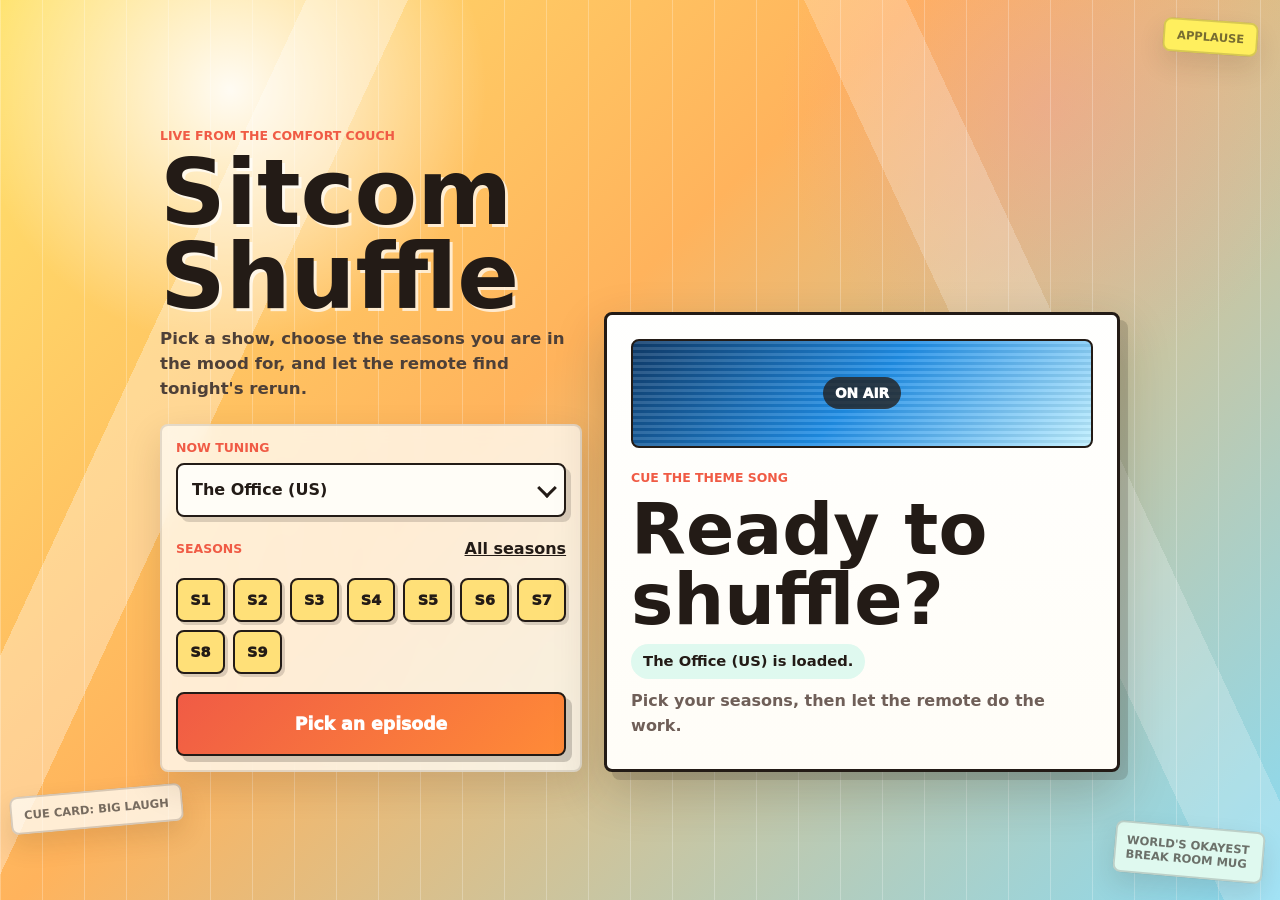
<file: Sitcom Shuffle/index.html>
<!doctype html>
<html lang="en">
  <head>
    <meta charset="utf-8">
    <meta name="viewport" content="width=device-width, initial-scale=1">
    <title>Sitcom Shuffle</title>
    <style>
:root {
  --ink: #231b16;
  --muted: #6f5f58;
  --panel: #fffdf7;
  --stage: #fff1b8;
  --spotlight: #ffe078;
  --tomato: #f05b45;
  --blue: #1f8ee7;
  --green: #35b77a;
  --pink: #f58bb4;
  --shadow: 0 20px 50px rgba(47, 31, 18, 0.22);
}

* {
  box-sizing: border-box;
}

body {
  margin: 0;
  min-height: 100vh;
  color: var(--ink);
  background:
    linear-gradient(90deg, rgba(255, 255, 255, 0.25) 1px, transparent 1px) 0 0 / 42px 42px,
    radial-gradient(circle at 18% 10%, rgba(255, 255, 255, 0.92), transparent 16rem),
    radial-gradient(circle at 82% 12%, rgba(245, 139, 180, 0.28), transparent 17rem),
    linear-gradient(135deg, #ffe36d 0%, #ffb35c 42%, #88dbf4 100%);
  font-family: Inter, ui-sans-serif, system-ui, -apple-system, BlinkMacSystemFont, "Segoe UI", sans-serif;
}

body::before {
  content: "";
  position: fixed;
  inset: 0;
  pointer-events: none;
  background:
    linear-gradient(115deg, transparent 0 18%, rgba(255, 255, 255, 0.32) 18% 24%, transparent 24% 100%),
    linear-gradient(245deg, transparent 0 22%, rgba(255, 255, 255, 0.22) 22% 28%, transparent 28% 100%);
}

button,
select {
  font: inherit;
}

.app-shell {
  position: relative;
  width: min(100%, 1040px);
  min-height: 100vh;
  margin: 0 auto;
  padding: 22px;
  display: grid;
  place-items: center;
}

.set-dressing {
  position: fixed;
  inset: 0;
  pointer-events: none;
  overflow: hidden;
}

.prop {
  position: absolute;
  border: 2px solid rgba(35, 27, 22, 0.18);
  border-radius: 8px;
  background: rgba(255, 253, 247, 0.78);
  box-shadow: 0 12px 26px rgba(47, 31, 18, 0.12);
  color: rgba(35, 27, 22, 0.62);
  font-size: 0.72rem;
  font-weight: 900;
  letter-spacing: 0;
  text-transform: uppercase;
}

.prop-applause {
  top: 20px;
  right: 22px;
  padding: 8px 12px;
  background: #ffef5e;
  transform: rotate(4deg);
}

.prop-cue {
  left: 10px;
  bottom: 72px;
  padding: 10px 12px;
  transform: rotate(-5deg);
}

.prop-mug {
  right: 16px;
  bottom: 22px;
  max-width: 150px;
  padding: 10px;
  background: #dff9ef;
  transform: rotate(5deg);
}

.picker-panel {
  position: relative;
  width: 100%;
  display: grid;
  gap: 22px;
}

.topbar {
  display: grid;
  gap: 8px;
}

.eyebrow,
.field-label,
.result-kicker {
  margin: 0;
  color: var(--tomato);
  font-size: 0.78rem;
  font-weight: 900;
  letter-spacing: 0;
  text-transform: uppercase;
}

h1,
h2,
p {
  margin-top: 0;
}

h1 {
  margin-bottom: 0;
  font-size: clamp(2.4rem, 10vw, 5.7rem);
  line-height: 0.92;
  text-shadow: 3px 3px 0 rgba(255, 255, 255, 0.7);
}

.intro {
  max-width: 37rem;
  margin-bottom: 0;
  color: #4e4038;
  font-size: 1.04rem;
  font-weight: 650;
  line-height: 1.5;
}

.controls {
  border: 2px solid rgba(35, 27, 22, 0.12);
  border-radius: 8px;
  background: rgba(255, 253, 247, 0.78);
  box-shadow: 0 14px 36px rgba(47, 31, 18, 0.14);
  display: grid;
  gap: 14px;
  padding: 14px;
  backdrop-filter: blur(8px);
}

.show-field {
  display: grid;
  gap: 8px;
}

.select-wrap {
  position: relative;
}

.select-wrap::after {
  content: "";
  position: absolute;
  right: 12px;
  top: 50%;
  width: 11px;
  height: 11px;
  border-right: 3px solid var(--ink);
  border-bottom: 3px solid var(--ink);
  transform: translateY(-64%) rotate(45deg);
  pointer-events: none;
}

.show-select {
  width: 100%;
  min-height: 54px;
  border: 2px solid var(--ink);
  border-radius: 8px;
  appearance: none;
  background: var(--panel);
  color: var(--ink);
  padding: 0 42px 0 14px;
  box-shadow: 5px 5px 0 rgba(35, 27, 22, 0.16);
  font-weight: 900;
}

.filter-header {
  display: flex;
  align-items: center;
  justify-content: space-between;
  gap: 12px;
  margin-top: 2px;
}

.text-button {
  border: 0;
  background: transparent;
  color: var(--ink);
  padding: 6px 0;
  font-weight: 900;
  text-decoration: underline;
  cursor: pointer;
}

.season-filters {
  display: grid;
  grid-template-columns: repeat(auto-fit, minmax(48px, 1fr));
  gap: 8px;
}

.season-chip {
  min-height: 42px;
}

.season-chip input {
  position: absolute;
  opacity: 0;
  pointer-events: none;
}

.season-chip span {
  min-height: 44px;
  border: 2px solid rgba(35, 27, 22, 0.22);
  border-radius: 8px;
  background: rgba(255, 255, 255, 0.78);
  display: grid;
  place-items: center;
  padding: 8px 6px;
  color: var(--muted);
  font-size: 0.9rem;
  font-weight: 950;
  line-height: 1;
  white-space: nowrap;
  cursor: pointer;
}

.season-chip input:checked + span {
  border-color: var(--ink);
  background: var(--spotlight);
  color: var(--ink);
  box-shadow: 3px 3px 0 rgba(35, 27, 22, 0.16);
}

.pick-button {
  width: 100%;
  min-height: 64px;
  margin-top: 4px;
  border: 2px solid var(--ink);
  border-radius: 8px;
  background: linear-gradient(135deg, var(--tomato), #ff8b37);
  color: white;
  display: grid;
  place-items: center;
  padding: 12px 18px;
  box-shadow: 6px 6px 0 rgba(35, 27, 22, 0.2);
  cursor: pointer;
}

.pick-button:disabled {
  cursor: wait;
  opacity: 0.86;
}

.button-main {
  font-size: 1.08rem;
  font-weight: 950;
}

.result-stage {
  display: grid;
}

.episode-card {
  position: relative;
  min-height: 300px;
  border: 3px solid var(--ink);
  border-radius: 8px;
  background:
    linear-gradient(180deg, rgba(255, 255, 255, 0.84), rgba(255, 253, 247, 0.98)),
    var(--panel);
  padding: 18px;
  box-shadow: var(--shadow), 8px 8px 0 rgba(35, 27, 22, 0.16);
  display: grid;
  gap: 16px;
  overflow: hidden;
}

.channel-screen {
  position: relative;
  min-height: 70px;
  border: 2px solid var(--ink);
  border-radius: 8px;
  background:
    linear-gradient(rgba(255, 255, 255, 0.12) 50%, rgba(0, 0, 0, 0.05) 50%) 0 0 / 100% 6px,
    linear-gradient(135deg, #103c6b, #1f8ee7 50%, #bfefff);
  display: grid;
  place-items: center;
  color: white;
  overflow: hidden;
}

.scanline {
  position: absolute;
  inset: -80% 0 auto;
  height: 46%;
  background: linear-gradient(180deg, transparent, rgba(255, 255, 255, 0.38), transparent);
}

.channel-status {
  position: relative;
  border-radius: 999px;
  background: rgba(35, 27, 22, 0.76);
  padding: 8px 12px;
  font-size: 0.86rem;
  font-weight: 950;
  letter-spacing: 0;
}

.episode-content {
  display: grid;
  align-content: center;
  gap: 10px;
}

.episode-card h2 {
  margin-bottom: 0;
  font-size: clamp(2.1rem, 9vw, 4.45rem);
  line-height: 0.98;
  overflow-wrap: anywhere;
}

.episode-meta {
  width: fit-content;
  max-width: 100%;
  margin-bottom: 0;
  border-radius: 999px;
  background: #dff9ef;
  color: var(--ink);
  padding: 8px 12px;
  font-size: 0.92rem;
  font-weight: 900;
  line-height: 1.25;
}

.episode-description {
  margin-bottom: 0;
  color: var(--muted);
  font-size: 1rem;
  font-weight: 600;
  line-height: 1.55;
}

.episode-card.is-changing-channel {
  animation: channelBump 0.2s steps(2, end) infinite;
}

.episode-card.is-changing-channel .channel-screen {
  animation: screenFlicker 0.18s steps(2, end) infinite;
}

.episode-card.is-changing-channel .scanline {
  animation: scanSweep 0.7s linear infinite;
}

@keyframes channelBump {
  0% {
    transform: translateX(0);
  }

  50% {
    transform: translateX(2px) rotate(0.2deg);
  }

  100% {
    transform: translateX(-2px) rotate(-0.2deg);
  }
}

@keyframes screenFlicker {
  0% {
    filter: saturate(1);
  }

  100% {
    filter: saturate(1.65) brightness(1.08);
  }
}

@keyframes scanSweep {
  from {
    transform: translateY(0);
  }

  to {
    transform: translateY(320%);
  }
}

@media (max-width: 420px) {
  .app-shell {
    padding: 16px;
  }

  .prop {
    display: none;
  }

  .controls {
    padding: 12px;
  }

  .episode-card {
    min-height: 280px;
    padding: 14px;
  }
}

@media (min-width: 760px) {
  .app-shell {
    padding: 40px;
  }

  .picker-panel {
    grid-template-columns: 0.9fr 1.1fr;
    align-items: end;
  }

  .topbar,
  .controls {
    grid-column: 1;
  }

  .result-stage {
    grid-column: 2;
    grid-row: 1 / span 2;
  }

  .episode-card {
    min-height: 460px;
    padding: 24px;
  }

  .channel-screen {
    min-height: 96px;
  }
}

</style>
  </head>
  <body>
    <main class="app-shell">
      <div class="set-dressing" aria-hidden="true">
        <span class="prop prop-applause">APPLAUSE</span>
        <span class="prop prop-cue">cue card: big laugh</span>
        <span class="prop prop-mug">world's okayest break room mug</span>
      </div>

      <section class="picker-panel" aria-labelledby="app-title">
        <div class="topbar">
          <p class="eyebrow">Live from the comfort couch</p>
          <h1 id="app-title">Sitcom Shuffle</h1>
          <p class="intro">Pick a show, choose the seasons you are in the mood for, and let the remote find tonight's rerun.</p>
        </div>

        <div class="controls" aria-label="Episode picker controls">
          <div class="show-field">
            <label class="field-label" for="show-select">Now tuning</label>
            <div class="select-wrap">
              <select id="show-select" class="show-select"></select>
            </div>
          </div>

          <div class="filter-header">
            <p class="field-label">Seasons</p>
            <button id="select-all-seasons" class="text-button" type="button">All seasons</button>
          </div>
          <div id="season-filters" class="season-filters" aria-label="Season filters"></div>

          <button id="pick-button" class="pick-button" type="button">
            <span class="button-main">Pick an episode</span>
          </button>
        </div>

        <section class="result-stage" aria-live="polite" aria-label="Selected episode">
          <article id="episode-card" class="episode-card">
            <div class="channel-screen" aria-hidden="true">
              <span class="scanline"></span>
              <span id="channel-status" class="channel-status">ON AIR</span>
            </div>
            <div class="episode-content">
              <p id="result-kicker" class="result-kicker">Cue the theme song</p>
              <h2 id="episode-title">Ready to shuffle?</h2>
              <p id="episode-meta" class="episode-meta">The Office (US) is loaded.</p>
              <p id="episode-description" class="episode-description">Pick your seasons, then let the remote do the work.</p>
            </div>
          </article>
        </section>
      </section>
    </main>

    <script>
      window.EPISODE_CSV = "show,season,episode,title,description\nThe Office (US),1,1,Pilot,\nThe Office (US),1,2,Diversity Day,\nThe Office (US),1,3,Health Care,\nThe Office (US),1,4,The Alliance,\nThe Office (US),1,5,Basketball,\nThe Office (US),1,6,Hot Girl,\nThe Office (US),2,1,The Dundies,\nThe Office (US),2,2,Sexual Harassment,\nThe Office (US),2,3,Office Olympics,\nThe Office (US),2,4,The Fire,\nThe Office (US),2,5,Halloween,\nThe Office (US),2,6,The Fight,\nThe Office (US),2,7,The Client,\nThe Office (US),2,8,Performance Review,\nThe Office (US),2,9,E-Mail Surveillance,\nThe Office (US),2,10,Christmas Party,\nThe Office (US),2,11,Booze Cruise,\nThe Office (US),2,12,The Injury,\nThe Office (US),2,13,The Secret,\nThe Office (US),2,14,The Carpet,\nThe Office (US),2,15,Boys and Girls,\nThe Office (US),2,16,Valentine's Day,\nThe Office (US),2,17,Dwight's Speech,\nThe Office (US),2,18,Take Your Daughter to Work Day,\nThe Office (US),2,19,Michael's Birthday,\nThe Office (US),2,20,Drug Testing,\nThe Office (US),2,21,Conflict Resolution,\nThe Office (US),2,22,Casino Night,\nThe Office (US),3,1,Gay Witch Hunt,\nThe Office (US),3,2,The Convention,\nThe Office (US),3,3,The Coup,\nThe Office (US),3,4,Grief Counseling,\nThe Office (US),3,5,Initiation,\nThe Office (US),3,6,Diwali,\nThe Office (US),3,7,Branch Closing,\nThe Office (US),3,8,The Merger,\nThe Office (US),3,9,The Convict,\nThe Office (US),3,10,A Benihana Christmas (1),\nThe Office (US),3,11,A Benihana Christmas (2),\nThe Office (US),3,12,Back from Vacation,\nThe Office (US),3,13,Traveling Salesmen,\nThe Office (US),3,14,The Return,\nThe Office (US),3,15,Ben Franklin,\nThe Office (US),3,16,Phyllis' Wedding,\nThe Office (US),3,17,Business School,\nThe Office (US),3,18,Cocktails,\nThe Office (US),3,19,The Negotiation,\nThe Office (US),3,20,Safety Training,\nThe Office (US),3,21,Product Recall,\nThe Office (US),3,22,Women's Appreciation,\nThe Office (US),3,23,Beach Games,\nThe Office (US),3,24,The Job (1),\nThe Office (US),3,25,The Job (2),\nThe Office (US),4,1,Fun Run (1),\nThe Office (US),4,2,Fun Run (2),\nThe Office (US),4,3,Dunder Mifflin Infinity (1),\nThe Office (US),4,4,Dunder Mifflin Infinity (2),\nThe Office (US),4,5,Launch Party (1),\nThe Office (US),4,6,Launch Party (2),\nThe Office (US),4,7,Money (1),\nThe Office (US),4,8,Money (2),\nThe Office (US),4,9,Local Ad,\nThe Office (US),4,10,Branch Wars,\nThe Office (US),4,11,Survivor Man,\nThe Office (US),4,12,The Deposition,\nThe Office (US),4,13,Dinner Party,\nThe Office (US),4,14,Chair Model,\nThe Office (US),4,15,Night Out,\nThe Office (US),4,16,Did I Stutter?,\nThe Office (US),4,17,Job Fair,\nThe Office (US),4,18,\"Goodbye, Toby (1)\",\nThe Office (US),4,19,\"Goodbye, Toby (2)\",\nThe Office (US),5,1,Weight Loss (1),\nThe Office (US),5,2,Weight Loss (2),\nThe Office (US),5,3,Business Ethics,\nThe Office (US),5,4,Baby Shower,\nThe Office (US),5,5,Crime Aid,\nThe Office (US),5,6,Employee Transfer,\nThe Office (US),5,7,Customer Survey,\nThe Office (US),5,8,Business Trip,\nThe Office (US),5,9,Frame Toby,\nThe Office (US),5,10,The Surplus,\nThe Office (US),5,11,Moroccan Christmas,\nThe Office (US),5,12,The Duel,\nThe Office (US),5,13,Prince Family Paper,\nThe Office (US),5,14,Stress Relief (1),\nThe Office (US),5,15,Stress Relief (2),\nThe Office (US),5,16,Lecture Circuit (1),\nThe Office (US),5,17,Lecture Circuit (2),\nThe Office (US),5,18,Blood Drive,\nThe Office (US),5,19,Golden Ticket,\nThe Office (US),5,20,New Boss,\nThe Office (US),5,21,Two Weeks,\nThe Office (US),5,22,Dream Team,\nThe Office (US),5,23,The Michael Scott Paper Company,\nThe Office (US),5,24,Heavy Competition,\nThe Office (US),5,25,Broke,\nThe Office (US),5,26,Casual Friday,\nThe Office (US),5,27,Cafe Disco,\nThe Office (US),5,28,Company Picnic,\nThe Office (US),6,1,Gossip,\nThe Office (US),6,2,The Meeting,\nThe Office (US),6,3,The Promotion,\nThe Office (US),6,4,Niagara (1),\nThe Office (US),6,5,Niagara (2),\nThe Office (US),6,6,Mafia,\nThe Office (US),6,7,The Lover,\nThe Office (US),6,8,Koi Pond,\nThe Office (US),6,9,Double Date,\nThe Office (US),6,10,Murder,\nThe Office (US),6,11,Shareholder Meeting,\nThe Office (US),6,12,Scott's Tots,\nThe Office (US),6,13,Secret Santa,\nThe Office (US),6,14,The Banker,\nThe Office (US),6,15,Sabre,\nThe Office (US),6,16,The Manager and the Salesman,\nThe Office (US),6,17,The Delivery (1),\nThe Office (US),6,18,The Delivery (2),\nThe Office (US),6,19,St. Patrick's Day,\nThe Office (US),6,20,New Leads,\nThe Office (US),6,21,Happy Hour,\nThe Office (US),6,22,Secretary's Day,\nThe Office (US),6,23,Body Language,\nThe Office (US),6,24,The Cover-Up,\nThe Office (US),6,25,The Chump,\nThe Office (US),6,26,Whistleblower,\nThe Office (US),7,1,Nepotism,\nThe Office (US),7,2,Counseling,\nThe Office (US),7,3,Andy's Play,\nThe Office (US),7,4,Sex Ed,\nThe Office (US),7,5,The Sting,\nThe Office (US),7,6,Costume Contest,\nThe Office (US),7,7,Christening,\nThe Office (US),7,8,Viewing Party,\nThe Office (US),7,9,WUPHF.com,\nThe Office (US),7,10,China,\nThe Office (US),7,11,Classy Christmas (1),\nThe Office (US),7,12,Classy Christmas (2),\nThe Office (US),7,13,Ultimatum,\nThe Office (US),7,14,The Seminar,\nThe Office (US),7,15,The Search,\nThe Office (US),7,16,PDA,\nThe Office (US),7,17,Threat Level Midnight,\nThe Office (US),7,18,Todd Packer,\nThe Office (US),7,19,Garage Sale,\nThe Office (US),7,20,Training Day,\nThe Office (US),7,21,Michael's Last Dundies,\nThe Office (US),7,22,\"Goodbye, Michael (1)\",\nThe Office (US),7,23,\"Goodbye, Michael (2)\",\nThe Office (US),7,24,The Inner Circle,\nThe Office (US),7,25,\"Dwight K. Schrute, (Acting) Manager\",\nThe Office (US),7,26,Search Committee,\nThe Office (US),8,1,The List,\nThe Office (US),8,2,The Incentive,\nThe Office (US),8,3,Lotto,\nThe Office (US),8,4,Garden Party,\nThe Office (US),8,5,Spooked,\nThe Office (US),8,6,Doomsday,\nThe Office (US),8,7,Pam's Replacement,\nThe Office (US),8,8,Gettysburg,\nThe Office (US),8,9,Mrs. California,\nThe Office (US),8,10,Christmas Wishes,\nThe Office (US),8,11,Trivia,\nThe Office (US),8,12,Pool Party,\nThe Office (US),8,13,Jury Duty,\nThe Office (US),8,14,Special Project,\nThe Office (US),8,15,Tallahassee,\nThe Office (US),8,16,After Hours,\nThe Office (US),8,17,Test the Store,\nThe Office (US),8,18,Last Day in Florida,\nThe Office (US),8,19,Get the Girl,\nThe Office (US),8,20,Welcome Party,\nThe Office (US),8,21,Angry Andy,\nThe Office (US),8,22,Fundraiser,\nThe Office (US),8,23,Turf War,\nThe Office (US),8,24,Free Family Portrait Studio,\nThe Office (US),9,1,The New Guys,\nThe Office (US),9,2,Roy's Wedding,\nThe Office (US),9,3,Andy's Ancestry,\nThe Office (US),9,4,Work Bus,\nThe Office (US),9,5,Here Comes Treble,\nThe Office (US),9,6,The Boat,\nThe Office (US),9,7,The Whale,\nThe Office (US),9,8,The Target,\nThe Office (US),9,9,Dwight Christmas,\nThe Office (US),9,10,Lice,\nThe Office (US),9,11,Suit Warehouse,\nThe Office (US),9,12,Customer Loyalty,\nThe Office (US),9,13,Junior Salesman,\nThe Office (US),9,14,Vandalism,\nThe Office (US),9,15,Couples Discount,\nThe Office (US),9,16,Moving On,\nThe Office (US),9,17,The Farm,\nThe Office (US),9,18,Promos,\nThe Office (US),9,19,Stairmageddon,\nThe Office (US),9,20,Paper Airplane,\nThe Office (US),9,21,Livin' the Dream,\nThe Office (US),9,22,A.A.R.M. (1),\nThe Office (US),9,23,A.A.R.M. (2),\nThe Office (US),9,24,Finale (1),\nThe Office (US),9,25,Finale (2),\nParks and Recreation,1,1,Pilot,\nParks and Recreation,1,2,Canvassing,\nParks and Recreation,1,3,The Reporter,\nParks and Recreation,1,4,Boys' Club,\nParks and Recreation,1,5,The Banquet,\nParks and Recreation,1,6,Rock Show,\nParks and Recreation,2,1,Pawnee Zoo,\nParks and Recreation,2,2,The Stakeout,\nParks and Recreation,2,3,Beauty Pageant,\nParks and Recreation,2,4,Practice Date,\nParks and Recreation,2,5,Sister City,\nParks and Recreation,2,6,Kaboom,\nParks and Recreation,2,7,Greg Pikitis,\nParks and Recreation,2,8,Ron and Tammy,\nParks and Recreation,2,9,The Camel,\nParks and Recreation,2,10,Hunting Trip,\nParks and Recreation,2,11,Tom's Divorce,\nParks and Recreation,2,12,Christmas Scandal,\nParks and Recreation,2,13,The Set Up,\nParks and Recreation,2,14,Leslie's House,\nParks and Recreation,2,15,Sweetums,\nParks and Recreation,2,16,Galentine's Day,\nParks and Recreation,2,17,Woman of the Year,\nParks and Recreation,2,18,The Possum,\nParks and Recreation,2,19,Park Safety,\nParks and Recreation,2,20,Summer Catalog,\nParks and Recreation,2,21,94 Meetings,\nParks and Recreation,2,22,Telethon,\nParks and Recreation,2,23,The Master Plan,\nParks and Recreation,2,24,Freddy Spaghetti,\nParks and Recreation,3,1,Go Big or Go Home,\nParks and Recreation,3,2,Flu Season,\nParks and Recreation,3,3,Time Capsule,\nParks and Recreation,3,4,Ron & Tammy: Part Two,\nParks and Recreation,3,5,Media Blitz,\nParks and Recreation,3,6,Indianapolis,\nParks and Recreation,3,7,Harvest Festival,\nParks and Recreation,3,8,Camping,\nParks and Recreation,3,9,Andy and April's Fancy Party,\nParks and Recreation,3,10,Soulmates,\nParks and Recreation,3,11,Jerry's Painting,\nParks and Recreation,3,12,Eagleton,\nParks and Recreation,3,13,The Fight,\nParks and Recreation,3,14,Road Trip,\nParks and Recreation,3,15,The Bubble,\nParks and Recreation,3,16,Li'l Sebastian,\nParks and Recreation,4,1,I'm Leslie Knope,\nParks and Recreation,4,2,Ron and Tammys,\nParks and Recreation,4,3,Born & Raised,\nParks and Recreation,4,4,Pawnee Rangers,\nParks and Recreation,4,5,Meet 'n' Greet,\nParks and Recreation,4,6,End of the World,\nParks and Recreation,4,7,The Treaty,\nParks and Recreation,4,8,Smallest Park,\nParks and Recreation,4,9,The Trial of Leslie Knope,\nParks and Recreation,4,10,Citizen Knope,\nParks and Recreation,4,11,The Comeback Kid,\nParks and Recreation,4,12,Campaign Ad,\nParks and Recreation,4,13,Bowling for Votes,\nParks and Recreation,4,14,Operation Ann,\nParks and Recreation,4,15,Dave Returns,\nParks and Recreation,4,16,Sweet Sixteen,\nParks and Recreation,4,17,Campaign Shake-Up,\nParks and Recreation,4,18,Lucky,\nParks and Recreation,4,19,Live Ammo,\nParks and Recreation,4,20,The Debate,\nParks and Recreation,4,21,Bus Tour,\nParks and Recreation,4,22,\"Win, Lose, or Draw\",\nParks and Recreation,5,1,Ms. Knope Goes to Washington,\nParks and Recreation,5,2,Soda Tax,\nParks and Recreation,5,3,How a Bill Becomes a Law,\nParks and Recreation,5,4,Sex Education,\nParks and Recreation,5,5,Halloween Surprise,\nParks and Recreation,5,6,Ben's Parents,\nParks and Recreation,5,7,Leslie vs. April,\nParks and Recreation,5,8,Pawnee Commons,\nParks and Recreation,5,9,Ron and Diane,\nParks and Recreation,5,10,Two Parties,\nParks and Recreation,5,11,Women in Garbage,\nParks and Recreation,5,12,Ann's Decision,\nParks and Recreation,5,13,Emergency Response,\nParks and Recreation,5,14,Leslie and Ben,\nParks and Recreation,5,15,Correspondents' Lunch,\nParks and Recreation,5,16,Bailout,\nParks and Recreation,5,17,Partridge,\nParks and Recreation,5,18,Animal Control,\nParks and Recreation,5,19,Article Two,\nParks and Recreation,5,20,Jerry's Retirement,\nParks and Recreation,5,21,Swing Vote,\nParks and Recreation,5,22,Are You Better Off?,\nParks and Recreation,6,1,London (1),\nParks and Recreation,6,2,London (2),\nParks and Recreation,6,3,The Pawnee-Eagleton Tip Off Classic,\nParks and Recreation,6,4,Doppelgangers,\nParks and Recreation,6,5,Gin It Up!,\nParks and Recreation,6,6,Filibuster,\nParks and Recreation,6,7,Recall Vote,\nParks and Recreation,6,8,Fluoride,\nParks and Recreation,6,9,The Cones of Dunshire,\nParks and Recreation,6,10,Second Chunce,\nParks and Recreation,6,11,New Beginnings,\nParks and Recreation,6,12,Farmers Market,\nParks and Recreation,6,13,Ann and Chris,\nParks and Recreation,6,14,Anniversaries,\nParks and Recreation,6,15,The Wall,\nParks and Recreation,6,16,New Slogan,\nParks and Recreation,6,17,Galentine's Day,\nParks and Recreation,6,18,Prom,\nParks and Recreation,6,19,Flu Season 2,\nParks and Recreation,6,20,\"One in 8,000\",\nParks and Recreation,6,21,Moving Up (1),\nParks and Recreation,6,22,Moving Up (2),\nParks and Recreation,7,1,2017,\nParks and Recreation,7,2,Ron and Jammy,\nParks and Recreation,7,3,William Henry Harrison,\nParks and Recreation,7,4,Leslie and Ron,\nParks and Recreation,7,5,Gryzzlbox,\nParks and Recreation,7,6,Save JJ's,\nParks and Recreation,7,7,Donna and Joe,\nParks and Recreation,7,8,Ms. Ludgate-Dwyer Goes to Washington,\nParks and Recreation,7,9,Pie-Mary,\nParks and Recreation,7,10,The Johnny Karate Super Awesome Musical Explosion Show,\nParks and Recreation,7,11,Two Funerals,\nParks and Recreation,7,12,One Last Ride (1),\nParks and Recreation,7,13,One Last Ride (2),\nFriends,1,1,Pilot,\nFriends,1,2,The One with the Sonogram at the End,\nFriends,1,3,The One with the Thumb,\nFriends,1,4,The One with George Stephanopoulos,\nFriends,1,5,The One with the East German Laundry Detergent,\nFriends,1,6,The One with the Butt,\nFriends,1,7,The One with the Blackout,\nFriends,1,8,The One Where Nana Dies Twice,\nFriends,1,9,The One Where Underdog Gets Away,\nFriends,1,10,The One with the Monkey,\nFriends,1,11,The One with Mrs. Bing,\nFriends,1,12,The One with The Dozen Lasagnas,\nFriends,1,13,The One with the Boobies,\nFriends,1,14,The One with the Candy Hearts,\nFriends,1,15,The One with the Stoned Guy,\nFriends,1,16,The One with Two Parts (1),\nFriends,1,17,The One with Two Parts (2),\nFriends,1,18,The One with All the Poker,\nFriends,1,19,The One Where the Monkey Gets Away,\nFriends,1,20,The One with the Evil Orthodontist,\nFriends,1,21,The One with the Fake Monica,\nFriends,1,22,The One with the Ick Factor,\nFriends,1,23,The One with the Birth,\nFriends,1,24,The One Where Rachel Finds Out,\nFriends,2,1,The One with Ross' New Girlfriend,\nFriends,2,2,The One with the Breast Milk,\nFriends,2,3,The One Where Heckles Dies,\nFriends,2,4,The One with Phoebe's Husband,\nFriends,2,5,The One with Five Steaks and an Eggplant,\nFriends,2,6,The One with the Baby on the Bus,\nFriends,2,7,The One Where Ross Finds Out,\nFriends,2,8,The One with the List,\nFriends,2,9,The One with Phoebe's Dad,\nFriends,2,10,The One with Russ,\nFriends,2,11,The One with the Lesbian Wedding,\nFriends,2,12,The One After the Super Bowl (1),\nFriends,2,13,The One After the Super Bowl (2),\nFriends,2,14,The One with the Prom Video,\nFriends,2,15,The One Where Ross and Rachel...You Know,\nFriends,2,16,The One Where Joey Moves Out,\nFriends,2,17,The One Where Eddie Moves In,\nFriends,2,18,The One Where Dr. Ramoray Dies,\nFriends,2,19,The One Where Eddie Won't Go,\nFriends,2,20,The One Where Old Yeller Dies,\nFriends,2,21,The One with the Bullies,\nFriends,2,22,The One with the Two Parties,\nFriends,2,23,The One with the Chicken Pox,\nFriends,2,24,The One with Barry and Mindy's Wedding,\nFriends,3,1,The One with the Princess Leia Fantasy,\nFriends,3,2,The One Where No One's Ready,\nFriends,3,3,The One with the Jam,\nFriends,3,4,The One with the Metaphorical Tunnel,\nFriends,3,5,The One with Frank Jr.,\nFriends,3,6,The One with the Flashback,\nFriends,3,7,The One with the Race Car Bed,\nFriends,3,8,The One with the Giant Poking Device,\nFriends,3,9,The One with the Football,\nFriends,3,10,The One Where Rachel Quits,\nFriends,3,11,The One Where Chandler Can't Remember Which Sister,\nFriends,3,12,The One with All the Jealousy,\nFriends,3,13,The One Where Monica and Richard Are Just Friends,\nFriends,3,14,The One with Phoebe's Ex-Partner,\nFriends,3,15,The One Where Ross and Rachel Take a Break,\nFriends,3,16,The One with the Morning After,\nFriends,3,17,The One Without the Ski Trip,\nFriends,3,18,The One with the Hypnosis Tape,\nFriends,3,19,The One with the Tiny T-Shirt,\nFriends,3,20,The One with the Dollhouse,\nFriends,3,21,The One with a Chick and a Duck,\nFriends,3,22,The One with the Screamer,\nFriends,3,23,The One with Ross' Thing,\nFriends,3,24,The One with the Ultimate Fighting Champion,\nFriends,3,25,The One at the Beach,\nFriends,4,1,The One with the Jellyfish,\nFriends,4,2,The One with the Cat,\nFriends,4,3,The One with the Cuffs,\nFriends,4,4,The One with the Ballroom Dancing,\nFriends,4,5,The One with Joey's New Girlfriend,\nFriends,4,6,The One with the Dirty Girl,\nFriends,4,7,The One Where Chandler Crosses the Line,\nFriends,4,8,The One with Chandler in a Box,\nFriends,4,9,The One Where They're Going to Party!,\nFriends,4,10,The One with the Girl from Poughkeepsie,\nFriends,4,11,The One with Phoebe's Uterus,\nFriends,4,12,The One with the Embryos,\nFriends,4,13,The One with Rachel's Crush,\nFriends,4,14,The One with Joey's Dirty Day,\nFriends,4,15,The One with All the Rugby,\nFriends,4,16,The One with the Fake Party,\nFriends,4,17,The One with the Free Porn,\nFriends,4,18,The One with Rachel's New Dress,\nFriends,4,19,The One with All the Haste,\nFriends,4,20,The One with All the Wedding Dresses,\nFriends,4,21,The One with the Invitation,\nFriends,4,22,The One with the Worst Best Man Ever,\nFriends,4,23,The One with Ross' Wedding (1),\nFriends,4,24,The One with Ross' Wedding (2),\nFriends,5,1,The One After Ross Says Rachel,\nFriends,5,2,The One with All the Kissing,\nFriends,5,3,The One Hundredth,\nFriends,5,4,The One Where Phoebe Hates PBS,\nFriends,5,5,The One with the Kips,\nFriends,5,6,The One with the Yeti,\nFriends,5,7,The One Where Ross Moves In,\nFriends,5,8,The One with the Thanksgiving Flashbacks,\nFriends,5,9,The One with Ross' Sandwich,\nFriends,5,10,The One with the Inappropriate Sister,\nFriends,5,11,The One with All the Resolutions,\nFriends,5,12,The One with Chandler's Work Laugh,\nFriends,5,13,The One with Joey's Bag,\nFriends,5,14,The One Where Everybody Finds Out,\nFriends,5,15,The One with the Girl Who Hits Joey,\nFriends,5,16,The One with the Cop,\nFriends,5,17,The One with Rachel's Inadvertent Kiss,\nFriends,5,18,The One Where Rachel Smokes,\nFriends,5,19,The One Where Ross Can't Flirt,\nFriends,5,20,The One with the Ride-Along,\nFriends,5,21,The One with the Ball,\nFriends,5,22,The One with Joey's Big Break,\nFriends,5,23,The One in Vegas (1),\nFriends,5,24,The One in Vegas (2),\nFriends,6,1,The One After Vegas,\nFriends,6,2,The One Where Ross Hugs Rachel,\nFriends,6,3,The One with Ross' Denial,\nFriends,6,4,The One Where Joey Loses His Insurance,\nFriends,6,5,The One with Joey's Porsche,\nFriends,6,6,The One on the Last Night,\nFriends,6,7,The One Where Phoebe Runs,\nFriends,6,8,The One with Ross's Teeth,\nFriends,6,9,The One Where Ross Got High,\nFriends,6,10,The One with the Routine,\nFriends,6,11,The One with the Apothecary Table,\nFriends,6,12,The One with the Joke,\nFriends,6,13,The One with Rachel's Sister,\nFriends,6,14,The One Where Chandler Can't Cry,\nFriends,6,15,The One That Could Have Been (1),\nFriends,6,16,The One That Could Have Been (2),\nFriends,6,17,The One with Unagi,\nFriends,6,18,The One Where Ross Dates a Student,\nFriends,6,19,The One with Joey's Fridge,\nFriends,6,20,The One with Mac and C.H.E.E.S.E.,\nFriends,6,21,The One Where Ross Meets Elizabeth's Dad,\nFriends,6,22,The One Where Paul's the Man,\nFriends,6,23,The One with the Ring,\nFriends,6,24,The One with the Proposal (1),\nFriends,6,25,The One with the Proposal (2),\nFriends,7,1,The One with Monica's Thunder,\nFriends,7,2,The One with Rachel's Book,\nFriends,7,3,The One with Phoebe's Cookies,\nFriends,7,4,The One with Rachel's Assistant,\nFriends,7,5,The One with the Engagement Picture,\nFriends,7,6,The One with the Nap Partners,\nFriends,7,7,The One with Ross' Library Book,\nFriends,7,8,The One Where Chandler Doesn't Like Dogs,\nFriends,7,9,The One with All the Candy,\nFriends,7,10,The One with the Holiday Armadillo,\nFriends,7,11,The One with All the Cheesecakes,\nFriends,7,12,The One Where They're Up All Night,\nFriends,7,13,The One Where Rosita Dies,\nFriends,7,14,The One Where They All Turn Thirty,\nFriends,7,15,The One with Joey's New Brain,\nFriends,7,16,The One with the Truth About London,\nFriends,7,17,The One with the Cheap Wedding Dress,\nFriends,7,18,The One with Joey's Award,\nFriends,7,19,The One with Ross and Monica's Cousin,\nFriends,7,20,The One with Rachel's Big Kiss,\nFriends,7,21,The One with the Vows,\nFriends,7,22,The One with Chandler's Dad,\nFriends,7,23,The One with Monica and Chandler's Wedding (1),\nFriends,7,24,The One with Monica and Chandler's Wedding (2),\nFriends,8,1,The One After 'I Do',\nFriends,8,2,The One with the Red Sweater,\nFriends,8,3,The One Where Rachel Tells...,\nFriends,8,4,The One with the Videotape,\nFriends,8,5,The One with Rachel's Date,\nFriends,8,6,The One with the Halloween Party,\nFriends,8,7,The One with the Stain,\nFriends,8,8,The One with the Stripper,\nFriends,8,9,The One with the Rumor,\nFriends,8,10,The One with Monica's Boots,\nFriends,8,11,The One with Ross's Step Forward,\nFriends,8,12,The One Where Joey Dates Rachel,\nFriends,8,13,The One Where Chandler Takes a Bath,\nFriends,8,14,The One with the Secret Closet,\nFriends,8,15,The One with the Birthing Video,\nFriends,8,16,The One Where Joey Tells Rachel,\nFriends,8,17,The One with the Tea Leaves,\nFriends,8,18,The One in Massapequa,\nFriends,8,19,The One with Joey's Interview,\nFriends,8,20,The One with the Baby Shower,\nFriends,8,21,The One with the Cooking Class,\nFriends,8,22,The One Where Rachel Is Late,\nFriends,8,23,The One Where Rachel Has a Baby (1),\nFriends,8,24,The One Where Rachel Has a Baby (2),\nFriends,9,1,The One Where No One Proposes,\nFriends,9,2,The One Where Emma Cries,\nFriends,9,3,The One with the Pediatrician,\nFriends,9,4,The One with the Sharks,\nFriends,9,5,The One with Phoebe's Birthday Dinner,\nFriends,9,6,The One with the Male Nanny,\nFriends,9,7,The One with Ross' Inappropriate Song,\nFriends,9,8,The One with Rachel's Other Sister,\nFriends,9,9,The One with Rachel's Phone Number,\nFriends,9,10,The One with Christmas in Tulsa,\nFriends,9,11,The One Where Rachel Goes Back to Work,\nFriends,9,12,The One with Phoebe's Rats,\nFriends,9,13,The One Where Monica Sings,\nFriends,9,14,The One with the Blind Dates,\nFriends,9,15,The One with the Mugging,\nFriends,9,16,The One with the Boob Job,\nFriends,9,17,The One with the Memorial Service,\nFriends,9,18,The One with the Lottery,\nFriends,9,19,The One with Rachel's Dream,\nFriends,9,20,The One with the Soap Opera Party,\nFriends,9,21,The One with the Fertility Test,\nFriends,9,22,The One with the Donor,\nFriends,9,23,The One in Barbados (1),\nFriends,9,24,The One in Barbados (2),\nFriends,10,1,The One After Joey and Rachel Kiss,\nFriends,10,2,The One Where Ross Is Fine,\nFriends,10,3,The One with Ross' Tan,\nFriends,10,4,The One with the Cake,\nFriends,10,5,The One Where Rachel's Sister Babysits,\nFriends,10,6,The One with Ross's Grant,\nFriends,10,7,The One with the Home Study,\nFriends,10,8,The One with the Late Thanksgiving,\nFriends,10,9,The One with the Birth Mother,\nFriends,10,10,The One Where Chandler Gets Caught,\nFriends,10,11,The One Where the Stripper Cries,\nFriends,10,12,The One with Phoebe's Wedding,\nFriends,10,13,The One Where Joey Speaks French,\nFriends,10,14,The One with Princess Consuela,\nFriends,10,15,The One Where Estelle Dies,\nFriends,10,16,The One with Rachel's Going Away Party,\nFriends,10,17,The Last One (1),\nFriends,10,18,The Last One (2),\nSeinfeld,1,1,The Seinfeld Chronicles,\nSeinfeld,1,2,The Stake Out,\nSeinfeld,1,3,The Robbery,\nSeinfeld,1,4,Male Unbonding,\nSeinfeld,1,5,The Stock Tip,\nSeinfeld,2,1,The Ex-Girlfriend,\nSeinfeld,2,2,The Pony Remark,\nSeinfeld,2,3,The Jacket,\nSeinfeld,2,4,The Phone Message,\nSeinfeld,2,5,The Apartment,\nSeinfeld,2,6,The Statue,\nSeinfeld,2,7,The Revenge,\nSeinfeld,2,8,The Heart Attack,\nSeinfeld,2,9,The Deal,\nSeinfeld,2,10,The Baby Shower,\nSeinfeld,2,11,The Chinese Restaurant,\nSeinfeld,2,12,The Busboy,\nSeinfeld,3,1,The Note,\nSeinfeld,3,2,The Truth,\nSeinfeld,3,3,The Pen,\nSeinfeld,3,4,The Dog,\nSeinfeld,3,5,The Library,\nSeinfeld,3,6,The Parking Garage,\nSeinfeld,3,7,The Caf�,\nSeinfeld,3,8,The Tape,\nSeinfeld,3,9,The Nose Job,\nSeinfeld,3,10,The Stranded,\nSeinfeld,3,11,The Alternate Side,\nSeinfeld,3,12,The Red Dot,\nSeinfeld,3,13,The Subway,\nSeinfeld,3,14,The Pez Dispenser,\nSeinfeld,3,15,The Suicide,\nSeinfeld,3,16,The Fix-Up,\nSeinfeld,3,17,The Boyfriend (1),\nSeinfeld,3,18,The Boyfriend (2),\nSeinfeld,3,19,The Limo,\nSeinfeld,3,20,The Good Samaritan,\nSeinfeld,3,21,The Letter,\nSeinfeld,3,22,The Parking Space,\nSeinfeld,3,23,The Keys,\nSeinfeld,4,1,The Trip (1),\nSeinfeld,4,2,The Trip (2),\nSeinfeld,4,3,The Pitch,\nSeinfeld,4,4,The Ticket,\nSeinfeld,4,5,The Wallet,\nSeinfeld,4,6,The Watch,\nSeinfeld,4,7,The Bubble Boy,\nSeinfeld,4,8,The Cheever Letters,\nSeinfeld,4,9,The Opera,\nSeinfeld,4,10,The Virgin,\nSeinfeld,4,11,The Contest,\nSeinfeld,4,12,The Airport,\nSeinfeld,4,13,The Pick,\nSeinfeld,4,14,The Movie,\nSeinfeld,4,15,The Visa,\nSeinfeld,4,16,The Shoes,\nSeinfeld,4,17,The Outing,\nSeinfeld,4,18,The Old Man,\nSeinfeld,4,19,The Implant,\nSeinfeld,4,20,The Junior Mint,\nSeinfeld,4,21,The Smelly Car,\nSeinfeld,4,22,The Handicap Spot,\nSeinfeld,4,23,The Pilot (1),\nSeinfeld,4,24,The Pilot (2),\nSeinfeld,5,1,The Mango,\nSeinfeld,5,2,The Puffy Shirt,\nSeinfeld,5,3,The Glasses,\nSeinfeld,5,4,The Sniffing Accountant,\nSeinfeld,5,5,The Bris,\nSeinfeld,5,6,The Lip Reader,\nSeinfeld,5,7,The Non-Fat Yogurt,\nSeinfeld,5,8,The Barber,\nSeinfeld,5,9,The Masseuse,\nSeinfeld,5,10,The Cigar Store Indian,\nSeinfeld,5,11,The Conversion,\nSeinfeld,5,12,The Stall,\nSeinfeld,5,13,The Dinner Party,\nSeinfeld,5,14,The Marine Biologist,\nSeinfeld,5,15,The Pie,\nSeinfeld,5,16,The Stand-In,\nSeinfeld,5,17,The Wife,\nSeinfeld,5,18,The Raincoats (1),\nSeinfeld,5,19,The Raincoats (2),\nSeinfeld,5,20,The Fire,\nSeinfeld,5,21,The Hamptons,\nSeinfeld,5,22,The Opposite,\nSeinfeld,6,1,The Chaperone,\nSeinfeld,6,2,The Big Salad,\nSeinfeld,6,3,The Pledge Drive,\nSeinfeld,6,4,The Chinese Woman,\nSeinfeld,6,5,The Couch,\nSeinfeld,6,6,The Gymnast,\nSeinfeld,6,7,The Soup,\nSeinfeld,6,8,The Mom & Pop Store,\nSeinfeld,6,9,The Secretary,\nSeinfeld,6,10,The Race,\nSeinfeld,6,11,The Switch,\nSeinfeld,6,12,The Label Maker,\nSeinfeld,6,13,The Scofflaw,\nSeinfeld,6,14,The Highlights of 100 (1),\nSeinfeld,6,15,The Highlights of 100 (2),\nSeinfeld,6,16,The Beard,\nSeinfeld,6,17,The Kiss Hello,\nSeinfeld,6,18,The Doorman,\nSeinfeld,6,19,The Jimmy,\nSeinfeld,6,20,The Doodle,\nSeinfeld,6,21,The Fusilli Jerry,\nSeinfeld,6,22,The Diplomat's Club,\nSeinfeld,6,23,The Face Painter,\nSeinfeld,6,24,The Understudy,\nSeinfeld,7,1,The Engagement,\nSeinfeld,7,2,The Postponement,\nSeinfeld,7,3,The Maestro,\nSeinfeld,7,4,The Wink,\nSeinfeld,7,5,The Hot Tub,\nSeinfeld,7,6,The Soup Nazi,\nSeinfeld,7,7,The Secret Code,\nSeinfeld,7,8,The Pool Guy,\nSeinfeld,7,9,The Sponge,\nSeinfeld,7,10,The Gum,\nSeinfeld,7,11,The Rye,\nSeinfeld,7,12,The Caddy,\nSeinfeld,7,13,The Seven,\nSeinfeld,7,14,The Cadillac (1),\nSeinfeld,7,15,The Cadillac (2),\nSeinfeld,7,16,The Shower Head,\nSeinfeld,7,17,The Doll,\nSeinfeld,7,18,The Friars Club,\nSeinfeld,7,19,The Wig Master,\nSeinfeld,7,20,The Calzone,\nSeinfeld,7,21,The Bottle Deposit (1),\nSeinfeld,7,22,The Bottle Deposit (2),\nSeinfeld,7,23,The Wait Out,\nSeinfeld,7,24,The Invitations,\nSeinfeld,8,1,The Foundation,\nSeinfeld,8,2,The Soul Mate,\nSeinfeld,8,3,The Bizarro Jerry,\nSeinfeld,8,4,The Little Kicks,\nSeinfeld,8,5,The Package,\nSeinfeld,8,6,The Fatigues,\nSeinfeld,8,7,The Checks,\nSeinfeld,8,8,The Chicken Roaster,\nSeinfeld,8,9,The Abstinence,\nSeinfeld,8,10,The Andrea Doria,\nSeinfeld,8,11,The Little Jerry,\nSeinfeld,8,12,The Money,\nSeinfeld,8,13,The Comeback,\nSeinfeld,8,14,The Van Buren Boys,\nSeinfeld,8,15,The Susie,\nSeinfeld,8,16,The Pothole,\nSeinfeld,8,17,The English Patient,\nSeinfeld,8,18,The Nap,\nSeinfeld,8,19,The Yada Yada,\nSeinfeld,8,20,The Millennium,\nSeinfeld,8,21,The Muffin Tops,\nSeinfeld,8,22,The Summer of George,\nSeinfeld,9,1,The Butter Shave,\nSeinfeld,9,2,The Voice,\nSeinfeld,9,3,The Serenity Now,\nSeinfeld,9,4,The Blood,\nSeinfeld,9,5,The Junk Mail,\nSeinfeld,9,6,The Merv Griffin Show,\nSeinfeld,9,7,The Slicer,\nSeinfeld,9,8,The Betrayal,\nSeinfeld,9,9,The Apology,\nSeinfeld,9,10,The Strike,\nSeinfeld,9,11,The Dealership,\nSeinfeld,9,12,The Reverse Peephole,\nSeinfeld,9,13,The Cartoon,\nSeinfeld,9,14,The Strongbox,\nSeinfeld,9,15,The Wizard,\nSeinfeld,9,16,The Burning,\nSeinfeld,9,17,The Bookstore,\nSeinfeld,9,18,The Frogger,\nSeinfeld,9,19,The Maid,\nSeinfeld,9,20,The Puerto Rican Day,\nSeinfeld,9,21,The Chronicle (1),\nSeinfeld,9,22,The Chronicle (2),\nSeinfeld,9,23,The Finale (1),\nSeinfeld,9,24,The Finale (2),\n";
    </script>
    <script>
const embeddedCsv = window.EPISODE_CSV;

const elements = {
  showSelect: document.querySelector("#show-select"),
  seasonFilters: document.querySelector("#season-filters"),
  selectAllSeasons: document.querySelector("#select-all-seasons"),
  pickButton: document.querySelector("#pick-button"),
  episodeCard: document.querySelector("#episode-card"),
  channelStatus: document.querySelector("#channel-status"),
  resultKicker: document.querySelector("#result-kicker"),
  episodeTitle: document.querySelector("#episode-title"),
  episodeMeta: document.querySelector("#episode-meta"),
  episodeDescription: document.querySelector("#episode-description")
};

let episodes = [];
let activeShow = "";
let activeSeasons = new Set();
let spinTimer = null;

const channelPhrases = [
  "Switching inputs...",
  "Finding the right rerun...",
  "Checking the studio feed...",
  "Cueing laugh track...",
  "Adjusting rabbit ears...",
  "Calling places...",
  "Rolling tape..."
];

init();

async function init() {
  try {
    const csvText = embeddedCsv || await fetchCsv();
    episodes = parseCsv(csvText);
    setupShowSelect();
    renderSeasonFilters();
    elements.pickButton.addEventListener("click", pickEpisode);
    elements.showSelect.addEventListener("change", handleShowChange);
    elements.selectAllSeasons.addEventListener("click", selectAllVisibleSeasons);
  } catch (error) {
    showError("The episode data could not be loaded.");
    console.error(error);
  }
}

async function fetchCsv() {
  const response = await fetch("data/episodes.csv");

  if (!response.ok) {
    throw new Error(`CSV request failed: ${response.status}`);
  }

  return response.text();
}

function setupShowSelect() {
  const shows = unique(episodes.map((episode) => episode.show));
  activeShow = shows[0] || "";

  elements.showSelect.innerHTML = shows
    .map((show) => `<option value="${escapeHtml(show)}">${escapeHtml(show)}</option>`)
    .join("");

  resetResultForShow();
}

function handleShowChange() {
  activeShow = elements.showSelect.value;
  renderSeasonFilters();
  resetResultForShow();
}

function renderSeasonFilters() {
  const seasons = getVisibleSeasons();
  activeSeasons = new Set(seasons);

  elements.seasonFilters.innerHTML = seasons
    .map((season) => {
      const label = `S${season}`;
      return `
        <label class="season-chip">
          <input type="checkbox" value="${season}" checked>
          <span aria-label="Season ${season}">${label}</span>
        </label>
      `;
    })
    .join("");

  elements.seasonFilters.querySelectorAll("input").forEach((input) => {
    input.addEventListener("change", updateActiveSeasons);
  });
}

function selectAllVisibleSeasons() {
  elements.seasonFilters.querySelectorAll("input").forEach((input) => {
    input.checked = true;
  });
  updateActiveSeasons();
}

function updateActiveSeasons() {
  activeSeasons = new Set(
    Array.from(elements.seasonFilters.querySelectorAll("input:checked"))
      .map((input) => Number(input.value))
  );
}

function pickEpisode() {
  const candidates = getCandidateEpisodes();

  if (!candidates.length) {
    showNoSeasonState();
    return;
  }

  elements.pickButton.disabled = true;
  elements.episodeCard.classList.add("is-changing-channel");
  elements.resultKicker.textContent = randomFrom(channelPhrases);
  elements.channelStatus.textContent = "CH ??.?";

  let ticks = 0;
  const maxTicks = 22;

  clearInterval(spinTimer);
  spinTimer = setInterval(() => {
    const preview = randomFrom(candidates);
    renderEpisode(preview, randomFrom(channelPhrases));
    elements.channelStatus.textContent = `CH ${preview.season}.${preview.episode}`;
    ticks += 1;

    if (ticks >= maxTicks) {
      clearInterval(spinTimer);
      const finalPick = randomFrom(candidates);
      renderEpisode(finalPick, "Now airing");
      elements.channelStatus.textContent = "ON AIR";
      elements.episodeCard.classList.remove("is-changing-channel");
      elements.pickButton.disabled = false;
    }
  }, 95);
}

function renderEpisode(episode, kicker) {
  elements.resultKicker.textContent = kicker;
  elements.channelStatus.textContent = "ON AIR";
  elements.episodeTitle.textContent = episode.title;
  elements.episodeMeta.textContent = `${episode.show} - Season ${episode.season}, Episode ${episode.episode}`;
  elements.episodeDescription.textContent = episode.description || "";
  elements.episodeDescription.hidden = !episode.description;
}

function resetResultForShow() {
  elements.resultKicker.textContent = "Cue the theme song";
  elements.channelStatus.textContent = "ON AIR";
  elements.episodeTitle.textContent = "Ready to shuffle?";
  elements.episodeMeta.textContent = `${activeShow} is loaded.`;
  elements.episodeDescription.hidden = false;
  elements.episodeDescription.textContent = "Pick your seasons, then let the remote do the work.";
}

function showError(message) {
  elements.resultKicker.textContent = "Small snag";
  elements.episodeTitle.textContent = message;
  elements.episodeMeta.textContent = "The app is still okay.";
  elements.episodeDescription.hidden = false;
  elements.episodeDescription.textContent = "Check the CSV file or rebuild the standalone HTML if the data changed.";
  elements.pickButton.disabled = false;
  elements.channelStatus.textContent = "CHECK";
  elements.episodeCard.classList.remove("is-changing-channel");
}

function showNoSeasonState() {
  elements.resultKicker.textContent = "No signal";
  elements.channelStatus.textContent = "STATIC";
  elements.episodeTitle.textContent = "Pick at least one season";
  elements.episodeMeta.textContent = "The remote needs a range.";
  elements.episodeDescription.hidden = false;
  elements.episodeDescription.textContent = "Turn one season back on, then shuffle again.";
  elements.pickButton.disabled = false;
  elements.episodeCard.classList.remove("is-changing-channel");
}

function getCandidateEpisodes() {
  return episodes.filter((episode) => (
    episode.show === activeShow && activeSeasons.has(Number(episode.season))
  ));
}

function getVisibleSeasons() {
  return unique(
    episodes
      .filter((episode) => episode.show === activeShow)
      .map((episode) => Number(episode.season))
  ).sort((a, b) => a - b);
}

function parseCsv(csvText) {
  const rows = csvText.trim().split(/\r?\n/).map(parseCsvLine);
  const headers = rows.shift();

  return rows.map((row) => {
    const record = {};
    headers.forEach((header, index) => {
      record[header] = row[index] || "";
    });
    record.season = Number(record.season);
    record.episode = Number(record.episode);
    return record;
  });
}

function parseCsvLine(line) {
  const values = [];
  let current = "";
  let insideQuotes = false;

  for (let index = 0; index < line.length; index += 1) {
    const char = line[index];
    const nextChar = line[index + 1];

    if (char === '"' && nextChar === '"') {
      current += '"';
      index += 1;
    } else if (char === '"') {
      insideQuotes = !insideQuotes;
    } else if (char === "," && !insideQuotes) {
      values.push(current);
      current = "";
    } else {
      current += char;
    }
  }

  values.push(current);
  return values;
}

function unique(values) {
  return Array.from(new Set(values.filter(Boolean)));
}

function randomFrom(items) {
  return items[Math.floor(Math.random() * items.length)];
}

function escapeHtml(value) {
  return String(value)
    .replaceAll("&", "&amp;")
    .replaceAll("<", "&lt;")
    .replaceAll(">", "&gt;")
    .replaceAll('"', "&quot;");
}

    </script>
  </body>
</html>
</file>
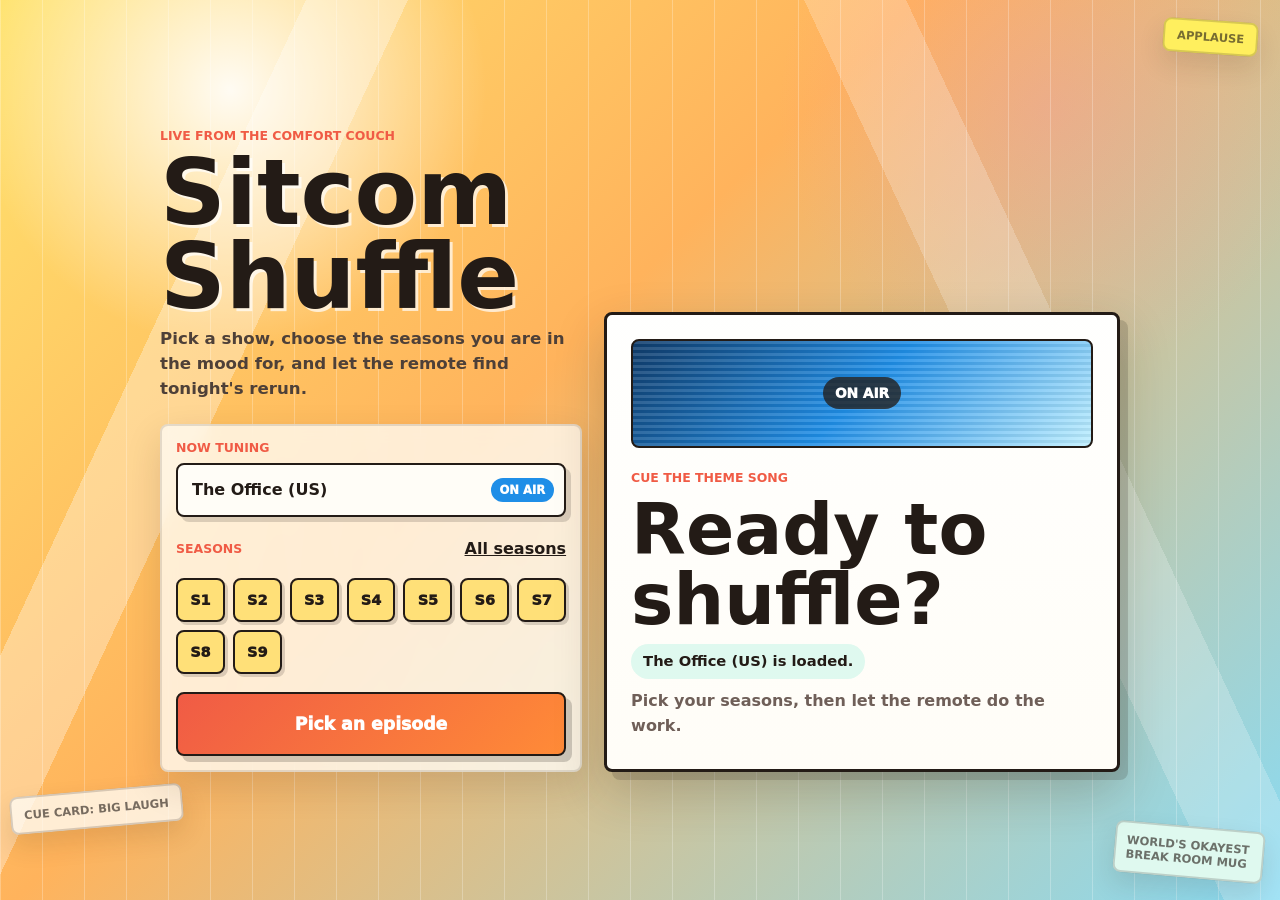
<file: Sitcom Shuffle/Sitcom Shuffle/index.html>
<!doctype html>
<html lang="en">
  <head>
    <meta charset="utf-8">
    <meta name="viewport" content="width=device-width, initial-scale=1">
    <title>Sitcom Shuffle</title>
    <link rel="stylesheet" href="src/styles.css">
  </head>
  <body>
    <main class="app-shell">
      <div class="set-dressing" aria-hidden="true">
        <span class="prop prop-applause">APPLAUSE</span>
        <span class="prop prop-cue">cue card: big laugh</span>
        <span class="prop prop-mug">world's okayest break room mug</span>
      </div>

      <section class="picker-panel" aria-labelledby="app-title">
        <div class="topbar">
          <p class="eyebrow">Live from the comfort couch</p>
          <h1 id="app-title">Sitcom Shuffle</h1>
          <p class="intro">Pick a show, choose the seasons you are in the mood for, and let the remote find tonight's rerun.</p>
        </div>

        <div class="controls" aria-label="Episode picker controls">
          <div class="show-field">
            <label class="field-label" for="show-select">Now tuning</label>
            <div class="select-wrap">
              <select id="show-select" class="show-select"></select>
            </div>
          </div>

          <div class="filter-header">
            <p class="field-label">Seasons</p>
            <button id="select-all-seasons" class="text-button" type="button">All seasons</button>
          </div>
          <div id="season-filters" class="season-filters" aria-label="Season filters"></div>

          <button id="pick-button" class="pick-button" type="button">
            <span class="button-main">Pick an episode</span>
          </button>
        </div>

        <section class="result-stage" aria-live="polite" aria-label="Selected episode">
          <article id="episode-card" class="episode-card">
            <div class="channel-screen" aria-hidden="true">
              <span class="scanline"></span>
              <span id="channel-status" class="channel-status">ON AIR</span>
            </div>
            <div class="episode-content">
              <p id="result-kicker" class="result-kicker">Cue the theme song</p>
              <h2 id="episode-title">Ready to shuffle?</h2>
              <p id="episode-meta" class="episode-meta">The Office (US) is loaded.</p>
              <p id="episode-description" class="episode-description">Pick your seasons, then let the remote do the work.</p>
            </div>
          </article>
        </section>
      </section>
    </main>

    <script>
      window.EPISODE_CSV = null;
    </script>
    <script src="src/app.js"></script>
  </body>
</html>
</file>
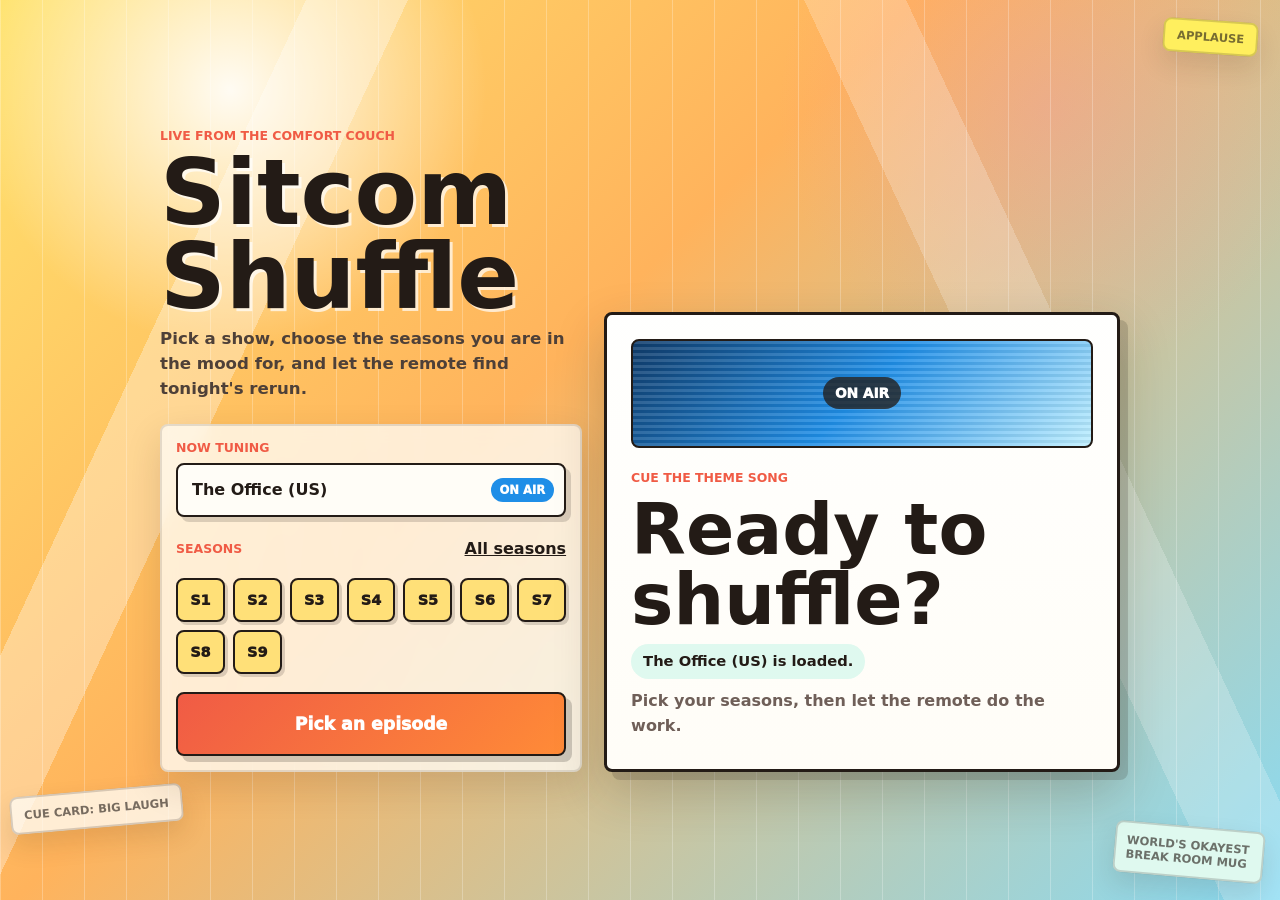
<file: Sitcom Shuffle/Sitcom Shuffle/open-app.html>
<!doctype html>
<html lang="en">
  <head>
    <meta charset="utf-8">
    <meta name="viewport" content="width=device-width, initial-scale=1">
    <title>Sitcom Shuffle</title>
    <style>
:root {
  --ink: #231b16;
  --muted: #6f5f58;
  --panel: #fffdf7;
  --stage: #fff1b8;
  --spotlight: #ffe078;
  --tomato: #f05b45;
  --blue: #1f8ee7;
  --green: #35b77a;
  --pink: #f58bb4;
  --shadow: 0 20px 50px rgba(47, 31, 18, 0.22);
}

* {
  box-sizing: border-box;
}

body {
  margin: 0;
  min-height: 100vh;
  color: var(--ink);
  background:
    linear-gradient(90deg, rgba(255, 255, 255, 0.25) 1px, transparent 1px) 0 0 / 42px 42px,
    radial-gradient(circle at 18% 10%, rgba(255, 255, 255, 0.92), transparent 16rem),
    radial-gradient(circle at 82% 12%, rgba(245, 139, 180, 0.28), transparent 17rem),
    linear-gradient(135deg, #ffe36d 0%, #ffb35c 42%, #88dbf4 100%);
  font-family: Inter, ui-sans-serif, system-ui, -apple-system, BlinkMacSystemFont, "Segoe UI", sans-serif;
}

body::before {
  content: "";
  position: fixed;
  inset: 0;
  pointer-events: none;
  background:
    linear-gradient(115deg, transparent 0 18%, rgba(255, 255, 255, 0.32) 18% 24%, transparent 24% 100%),
    linear-gradient(245deg, transparent 0 22%, rgba(255, 255, 255, 0.22) 22% 28%, transparent 28% 100%);
}

button,
select {
  font: inherit;
}

.app-shell {
  position: relative;
  width: min(100%, 1040px);
  min-height: 100vh;
  margin: 0 auto;
  padding: 22px;
  display: grid;
  place-items: center;
}

.set-dressing {
  position: fixed;
  inset: 0;
  pointer-events: none;
  overflow: hidden;
}

.prop {
  position: absolute;
  border: 2px solid rgba(35, 27, 22, 0.18);
  border-radius: 8px;
  background: rgba(255, 253, 247, 0.78);
  box-shadow: 0 12px 26px rgba(47, 31, 18, 0.12);
  color: rgba(35, 27, 22, 0.62);
  font-size: 0.72rem;
  font-weight: 900;
  letter-spacing: 0;
  text-transform: uppercase;
}

.prop-applause {
  top: 20px;
  right: 22px;
  padding: 8px 12px;
  background: #ffef5e;
  transform: rotate(4deg);
}

.prop-cue {
  left: 10px;
  bottom: 72px;
  padding: 10px 12px;
  transform: rotate(-5deg);
}

.prop-mug {
  right: 16px;
  bottom: 22px;
  max-width: 150px;
  padding: 10px;
  background: #dff9ef;
  transform: rotate(5deg);
}

.picker-panel {
  position: relative;
  width: 100%;
  display: grid;
  gap: 22px;
}

.topbar {
  display: grid;
  gap: 8px;
}

.eyebrow,
.field-label,
.result-kicker {
  margin: 0;
  color: var(--tomato);
  font-size: 0.78rem;
  font-weight: 900;
  letter-spacing: 0;
  text-transform: uppercase;
}

h1,
h2,
p {
  margin-top: 0;
}

h1 {
  margin-bottom: 0;
  font-size: clamp(2.4rem, 10vw, 5.7rem);
  line-height: 0.92;
  text-shadow: 3px 3px 0 rgba(255, 255, 255, 0.7);
}

.intro {
  max-width: 37rem;
  margin-bottom: 0;
  color: #4e4038;
  font-size: 1.04rem;
  font-weight: 650;
  line-height: 1.5;
}

.controls {
  border: 2px solid rgba(35, 27, 22, 0.12);
  border-radius: 8px;
  background: rgba(255, 253, 247, 0.78);
  box-shadow: 0 14px 36px rgba(47, 31, 18, 0.14);
  display: grid;
  gap: 14px;
  padding: 14px;
  backdrop-filter: blur(8px);
}

.show-field {
  display: grid;
  gap: 8px;
}

.select-wrap {
  position: relative;
}

.select-wrap::after {
  content: "ON AIR";
  position: absolute;
  right: 12px;
  top: 50%;
  transform: translateY(-50%);
  border-radius: 999px;
  background: var(--blue);
  color: white;
  padding: 5px 9px;
  font-size: 0.72rem;
  font-weight: 950;
  pointer-events: none;
}

.show-select {
  width: 100%;
  min-height: 54px;
  border: 2px solid var(--ink);
  border-radius: 8px;
  appearance: none;
  background: var(--panel);
  color: var(--ink);
  padding: 0 78px 0 14px;
  box-shadow: 5px 5px 0 rgba(35, 27, 22, 0.16);
  font-weight: 900;
}

.filter-header {
  display: flex;
  align-items: center;
  justify-content: space-between;
  gap: 12px;
  margin-top: 2px;
}

.text-button {
  border: 0;
  background: transparent;
  color: var(--ink);
  padding: 6px 0;
  font-weight: 900;
  text-decoration: underline;
  cursor: pointer;
}

.season-filters {
  display: grid;
  grid-template-columns: repeat(auto-fit, minmax(48px, 1fr));
  gap: 8px;
}

.season-chip {
  min-height: 42px;
}

.season-chip input {
  position: absolute;
  opacity: 0;
  pointer-events: none;
}

.season-chip span {
  min-height: 44px;
  border: 2px solid rgba(35, 27, 22, 0.22);
  border-radius: 8px;
  background: rgba(255, 255, 255, 0.78);
  display: grid;
  place-items: center;
  padding: 8px 6px;
  color: var(--muted);
  font-size: 0.9rem;
  font-weight: 950;
  line-height: 1;
  white-space: nowrap;
  cursor: pointer;
}

.season-chip input:checked + span {
  border-color: var(--ink);
  background: var(--spotlight);
  color: var(--ink);
  box-shadow: 3px 3px 0 rgba(35, 27, 22, 0.16);
}

.pick-button {
  width: 100%;
  min-height: 64px;
  margin-top: 4px;
  border: 2px solid var(--ink);
  border-radius: 8px;
  background: linear-gradient(135deg, var(--tomato), #ff8b37);
  color: white;
  display: grid;
  place-items: center;
  padding: 12px 18px;
  box-shadow: 6px 6px 0 rgba(35, 27, 22, 0.2);
  cursor: pointer;
}

.pick-button:disabled {
  cursor: wait;
  opacity: 0.86;
}

.button-main {
  font-size: 1.08rem;
  font-weight: 950;
}

.result-stage {
  display: grid;
}

.episode-card {
  position: relative;
  min-height: 300px;
  border: 3px solid var(--ink);
  border-radius: 8px;
  background:
    linear-gradient(180deg, rgba(255, 255, 255, 0.84), rgba(255, 253, 247, 0.98)),
    var(--panel);
  padding: 18px;
  box-shadow: var(--shadow), 8px 8px 0 rgba(35, 27, 22, 0.16);
  display: grid;
  gap: 16px;
  overflow: hidden;
}

.channel-screen {
  position: relative;
  min-height: 70px;
  border: 2px solid var(--ink);
  border-radius: 8px;
  background:
    linear-gradient(rgba(255, 255, 255, 0.12) 50%, rgba(0, 0, 0, 0.05) 50%) 0 0 / 100% 6px,
    linear-gradient(135deg, #103c6b, #1f8ee7 50%, #bfefff);
  display: grid;
  place-items: center;
  color: white;
  overflow: hidden;
}

.scanline {
  position: absolute;
  inset: -80% 0 auto;
  height: 46%;
  background: linear-gradient(180deg, transparent, rgba(255, 255, 255, 0.38), transparent);
}

.channel-status {
  position: relative;
  border-radius: 999px;
  background: rgba(35, 27, 22, 0.76);
  padding: 8px 12px;
  font-size: 0.86rem;
  font-weight: 950;
  letter-spacing: 0;
}

.episode-content {
  display: grid;
  align-content: center;
  gap: 10px;
}

.episode-card h2 {
  margin-bottom: 0;
  font-size: clamp(2.1rem, 9vw, 4.45rem);
  line-height: 0.98;
  overflow-wrap: anywhere;
}

.episode-meta {
  width: fit-content;
  max-width: 100%;
  margin-bottom: 0;
  border-radius: 999px;
  background: #dff9ef;
  color: var(--ink);
  padding: 8px 12px;
  font-size: 0.92rem;
  font-weight: 900;
  line-height: 1.25;
}

.episode-description {
  margin-bottom: 0;
  color: var(--muted);
  font-size: 1rem;
  font-weight: 600;
  line-height: 1.55;
}

.episode-card.is-changing-channel {
  animation: channelBump 0.2s steps(2, end) infinite;
}

.episode-card.is-changing-channel .channel-screen {
  animation: screenFlicker 0.18s steps(2, end) infinite;
}

.episode-card.is-changing-channel .scanline {
  animation: scanSweep 0.7s linear infinite;
}

@keyframes channelBump {
  0% {
    transform: translateX(0);
  }

  50% {
    transform: translateX(2px) rotate(0.2deg);
  }

  100% {
    transform: translateX(-2px) rotate(-0.2deg);
  }
}

@keyframes screenFlicker {
  0% {
    filter: saturate(1);
  }

  100% {
    filter: saturate(1.65) brightness(1.08);
  }
}

@keyframes scanSweep {
  from {
    transform: translateY(0);
  }

  to {
    transform: translateY(320%);
  }
}

@media (max-width: 420px) {
  .app-shell {
    padding: 16px;
  }

  .prop {
    display: none;
  }

  .controls {
    padding: 12px;
  }

  .episode-card {
    min-height: 280px;
    padding: 14px;
  }
}

@media (min-width: 760px) {
  .app-shell {
    padding: 40px;
  }

  .picker-panel {
    grid-template-columns: 0.9fr 1.1fr;
    align-items: end;
  }

  .topbar,
  .controls {
    grid-column: 1;
  }

  .result-stage {
    grid-column: 2;
    grid-row: 1 / span 2;
  }

  .episode-card {
    min-height: 460px;
    padding: 24px;
  }

  .channel-screen {
    min-height: 96px;
  }
}

</style>
  </head>
  <body>
    <main class="app-shell">
      <div class="set-dressing" aria-hidden="true">
        <span class="prop prop-applause">APPLAUSE</span>
        <span class="prop prop-cue">cue card: big laugh</span>
        <span class="prop prop-mug">world's okayest break room mug</span>
      </div>

      <section class="picker-panel" aria-labelledby="app-title">
        <div class="topbar">
          <p class="eyebrow">Live from the comfort couch</p>
          <h1 id="app-title">Sitcom Shuffle</h1>
          <p class="intro">Pick a show, choose the seasons you are in the mood for, and let the remote find tonight's rerun.</p>
        </div>

        <div class="controls" aria-label="Episode picker controls">
          <div class="show-field">
            <label class="field-label" for="show-select">Now tuning</label>
            <div class="select-wrap">
              <select id="show-select" class="show-select"></select>
            </div>
          </div>

          <div class="filter-header">
            <p class="field-label">Seasons</p>
            <button id="select-all-seasons" class="text-button" type="button">All seasons</button>
          </div>
          <div id="season-filters" class="season-filters" aria-label="Season filters"></div>

          <button id="pick-button" class="pick-button" type="button">
            <span class="button-main">Pick an episode</span>
          </button>
        </div>

        <section class="result-stage" aria-live="polite" aria-label="Selected episode">
          <article id="episode-card" class="episode-card">
            <div class="channel-screen" aria-hidden="true">
              <span class="scanline"></span>
              <span id="channel-status" class="channel-status">ON AIR</span>
            </div>
            <div class="episode-content">
              <p id="result-kicker" class="result-kicker">Cue the theme song</p>
              <h2 id="episode-title">Ready to shuffle?</h2>
              <p id="episode-meta" class="episode-meta">The Office (US) is loaded.</p>
              <p id="episode-description" class="episode-description">Pick your seasons, then let the remote do the work.</p>
            </div>
          </article>
        </section>
      </section>
    </main>

    <script>
      window.EPISODE_CSV = "show,season,episode,title,description\nThe Office (US),1,1,Pilot,\nThe Office (US),1,2,Diversity Day,\nThe Office (US),1,3,Health Care,\nThe Office (US),1,4,The Alliance,\nThe Office (US),1,5,Basketball,\nThe Office (US),1,6,Hot Girl,\nThe Office (US),2,1,The Dundies,\nThe Office (US),2,2,Sexual Harassment,\nThe Office (US),2,3,Office Olympics,\nThe Office (US),2,4,The Fire,\nThe Office (US),2,5,Halloween,\nThe Office (US),2,6,The Fight,\nThe Office (US),2,7,The Client,\nThe Office (US),2,8,Performance Review,\nThe Office (US),2,9,E-Mail Surveillance,\nThe Office (US),2,10,Christmas Party,\nThe Office (US),2,11,Booze Cruise,\nThe Office (US),2,12,The Injury,\nThe Office (US),2,13,The Secret,\nThe Office (US),2,14,The Carpet,\nThe Office (US),2,15,Boys and Girls,\nThe Office (US),2,16,Valentine's Day,\nThe Office (US),2,17,Dwight's Speech,\nThe Office (US),2,18,Take Your Daughter to Work Day,\nThe Office (US),2,19,Michael's Birthday,\nThe Office (US),2,20,Drug Testing,\nThe Office (US),2,21,Conflict Resolution,\nThe Office (US),2,22,Casino Night,\nThe Office (US),3,1,Gay Witch Hunt,\nThe Office (US),3,2,The Convention,\nThe Office (US),3,3,The Coup,\nThe Office (US),3,4,Grief Counseling,\nThe Office (US),3,5,Initiation,\nThe Office (US),3,6,Diwali,\nThe Office (US),3,7,Branch Closing,\nThe Office (US),3,8,The Merger,\nThe Office (US),3,9,The Convict,\nThe Office (US),3,10,A Benihana Christmas (1),\nThe Office (US),3,11,A Benihana Christmas (2),\nThe Office (US),3,12,Back from Vacation,\nThe Office (US),3,13,Traveling Salesmen,\nThe Office (US),3,14,The Return,\nThe Office (US),3,15,Ben Franklin,\nThe Office (US),3,16,Phyllis' Wedding,\nThe Office (US),3,17,Business School,\nThe Office (US),3,18,Cocktails,\nThe Office (US),3,19,The Negotiation,\nThe Office (US),3,20,Safety Training,\nThe Office (US),3,21,Product Recall,\nThe Office (US),3,22,Women's Appreciation,\nThe Office (US),3,23,Beach Games,\nThe Office (US),3,24,The Job (1),\nThe Office (US),3,25,The Job (2),\nThe Office (US),4,1,Fun Run (1),\nThe Office (US),4,2,Fun Run (2),\nThe Office (US),4,3,Dunder Mifflin Infinity (1),\nThe Office (US),4,4,Dunder Mifflin Infinity (2),\nThe Office (US),4,5,Launch Party (1),\nThe Office (US),4,6,Launch Party (2),\nThe Office (US),4,7,Money (1),\nThe Office (US),4,8,Money (2),\nThe Office (US),4,9,Local Ad,\nThe Office (US),4,10,Branch Wars,\nThe Office (US),4,11,Survivor Man,\nThe Office (US),4,12,The Deposition,\nThe Office (US),4,13,Dinner Party,\nThe Office (US),4,14,Chair Model,\nThe Office (US),4,15,Night Out,\nThe Office (US),4,16,Did I Stutter?,\nThe Office (US),4,17,Job Fair,\nThe Office (US),4,18,Goodbye, Toby (1),\nThe Office (US),4,19,Goodbye, Toby (2),\nThe Office (US),5,1,Weight Loss (1),\nThe Office (US),5,2,Weight Loss (2),\nThe Office (US),5,3,Business Ethics,\nThe Office (US),5,4,Baby Shower,\nThe Office (US),5,5,Crime Aid,\nThe Office (US),5,6,Employee Transfer,\nThe Office (US),5,7,Customer Survey,\nThe Office (US),5,8,Business Trip,\nThe Office (US),5,9,Frame Toby,\nThe Office (US),5,10,The Surplus,\nThe Office (US),5,11,Moroccan Christmas,\nThe Office (US),5,12,The Duel,\nThe Office (US),5,13,Prince Family Paper,\nThe Office (US),5,14,Stress Relief (1),\nThe Office (US),5,15,Stress Relief (2),\nThe Office (US),5,16,Lecture Circuit (1),\nThe Office (US),5,17,Lecture Circuit (2),\nThe Office (US),5,18,Blood Drive,\nThe Office (US),5,19,Golden Ticket,\nThe Office (US),5,20,New Boss,\nThe Office (US),5,21,Two Weeks,\nThe Office (US),5,22,Dream Team,\nThe Office (US),5,23,The Michael Scott Paper Company,\nThe Office (US),5,24,Heavy Competition,\nThe Office (US),5,25,Broke,\nThe Office (US),5,26,Casual Friday,\nThe Office (US),5,27,Cafe Disco,\nThe Office (US),5,28,Company Picnic,\nThe Office (US),6,1,Gossip,\nThe Office (US),6,2,The Meeting,\nThe Office (US),6,3,The Promotion,\nThe Office (US),6,4,Niagara (1),\nThe Office (US),6,5,Niagara (2),\nThe Office (US),6,6,Mafia,\nThe Office (US),6,7,The Lover,\nThe Office (US),6,8,Koi Pond,\nThe Office (US),6,9,Double Date,\nThe Office (US),6,10,Murder,\nThe Office (US),6,11,Shareholder Meeting,\nThe Office (US),6,12,Scott's Tots,\nThe Office (US),6,13,Secret Santa,\nThe Office (US),6,14,The Banker,\nThe Office (US),6,15,Sabre,\nThe Office (US),6,16,The Manager and the Salesman,\nThe Office (US),6,17,The Delivery (1),\nThe Office (US),6,18,The Delivery (2),\nThe Office (US),6,19,St. Patrick's Day,\nThe Office (US),6,20,New Leads,\nThe Office (US),6,21,Happy Hour,\nThe Office (US),6,22,Secretary's Day,\nThe Office (US),6,23,Body Language,\nThe Office (US),6,24,The Cover-Up,\nThe Office (US),6,25,The Chump,\nThe Office (US),6,26,Whistleblower,\nThe Office (US),7,1,Nepotism,\nThe Office (US),7,2,Counseling,\nThe Office (US),7,3,Andy's Play,\nThe Office (US),7,4,Sex Ed,\nThe Office (US),7,5,The Sting,\nThe Office (US),7,6,Costume Contest,\nThe Office (US),7,7,Christening,\nThe Office (US),7,8,Viewing Party,\nThe Office (US),7,9,WUPHF.com,\nThe Office (US),7,10,China,\nThe Office (US),7,11,Classy Christmas (1),\nThe Office (US),7,12,Classy Christmas (2),\nThe Office (US),7,13,Ultimatum,\nThe Office (US),7,14,The Seminar,\nThe Office (US),7,15,The Search,\nThe Office (US),7,16,PDA,\nThe Office (US),7,17,Threat Level Midnight,\nThe Office (US),7,18,Todd Packer,\nThe Office (US),7,19,Garage Sale,\nThe Office (US),7,20,Training Day,\nThe Office (US),7,21,Michael's Last Dundies,\nThe Office (US),7,22,Goodbye, Michael (1),\nThe Office (US),7,23,Goodbye, Michael (2),\nThe Office (US),7,24,The Inner Circle,\nThe Office (US),7,25,\"Dwight K. Schrute, (Acting) Manager\",\nThe Office (US),7,26,Search Committee,\nThe Office (US),8,1,The List,\nThe Office (US),8,2,The Incentive,\nThe Office (US),8,3,Lotto,\nThe Office (US),8,4,Garden Party,\nThe Office (US),8,5,Spooked,\nThe Office (US),8,6,Doomsday,\nThe Office (US),8,7,Pam's Replacement,\nThe Office (US),8,8,Gettysburg,\nThe Office (US),8,9,Mrs. California,\nThe Office (US),8,10,Christmas Wishes,\nThe Office (US),8,11,Trivia,\nThe Office (US),8,12,Pool Party,\nThe Office (US),8,13,Jury Duty,\nThe Office (US),8,14,Special Project,\nThe Office (US),8,15,Tallahassee,\nThe Office (US),8,16,After Hours,\nThe Office (US),8,17,Test the Store,\nThe Office (US),8,18,Last Day in Florida,\nThe Office (US),8,19,Get the Girl,\nThe Office (US),8,20,Welcome Party,\nThe Office (US),8,21,Angry Andy,\nThe Office (US),8,22,Fundraiser,\nThe Office (US),8,23,Turf War,\nThe Office (US),8,24,Free Family Portrait Studio,\nThe Office (US),9,1,The New Guys,\nThe Office (US),9,2,Roy's Wedding,\nThe Office (US),9,3,Andy's Ancestry,\nThe Office (US),9,4,Work Bus,\nThe Office (US),9,5,Here Comes Treble,\nThe Office (US),9,6,The Boat,\nThe Office (US),9,7,The Whale,\nThe Office (US),9,8,The Target,\nThe Office (US),9,9,Dwight Christmas,\nThe Office (US),9,10,Lice,\nThe Office (US),9,11,Suit Warehouse,\nThe Office (US),9,12,Customer Loyalty,\nThe Office (US),9,13,Junior Salesman,\nThe Office (US),9,14,Vandalism,\nThe Office (US),9,15,Couples Discount,\nThe Office (US),9,16,Moving On,\nThe Office (US),9,17,The Farm,\nThe Office (US),9,18,Promos,\nThe Office (US),9,19,Stairmageddon,\nThe Office (US),9,20,Paper Airplane,\nThe Office (US),9,21,Livin' the Dream,\nThe Office (US),9,22,A.A.R.M. (1),\nThe Office (US),9,23,A.A.R.M. (2),\nThe Office (US),9,24,Finale (1),\nThe Office (US),9,25,Finale (2),\n";
    </script>
    <script>
const embeddedCsv = window.EPISODE_CSV;

const elements = {
  showSelect: document.querySelector("#show-select"),
  seasonFilters: document.querySelector("#season-filters"),
  selectAllSeasons: document.querySelector("#select-all-seasons"),
  pickButton: document.querySelector("#pick-button"),
  episodeCard: document.querySelector("#episode-card"),
  channelStatus: document.querySelector("#channel-status"),
  resultKicker: document.querySelector("#result-kicker"),
  episodeTitle: document.querySelector("#episode-title"),
  episodeMeta: document.querySelector("#episode-meta"),
  episodeDescription: document.querySelector("#episode-description")
};

let episodes = [];
let activeShow = "";
let activeSeasons = new Set();
let spinTimer = null;

const channelPhrases = [
  "Switching inputs...",
  "Finding the right rerun...",
  "Checking the studio feed...",
  "Cueing laugh track...",
  "Adjusting rabbit ears...",
  "Calling places...",
  "Rolling tape..."
];

init();

async function init() {
  try {
    const csvText = embeddedCsv || await fetchCsv();
    episodes = parseCsv(csvText);
    setupShowSelect();
    renderSeasonFilters();
    elements.pickButton.addEventListener("click", pickEpisode);
    elements.showSelect.addEventListener("change", handleShowChange);
    elements.selectAllSeasons.addEventListener("click", selectAllVisibleSeasons);
  } catch (error) {
    showError("The episode data could not be loaded.");
    console.error(error);
  }
}

async function fetchCsv() {
  const response = await fetch("data/episodes.csv");

  if (!response.ok) {
    throw new Error(`CSV request failed: ${response.status}`);
  }

  return response.text();
}

function setupShowSelect() {
  const shows = unique(episodes.map((episode) => episode.show));
  activeShow = shows[0] || "";

  elements.showSelect.innerHTML = shows
    .map((show) => `<option value="${escapeHtml(show)}">${escapeHtml(show)}</option>`)
    .join("");

  resetResultForShow();
}

function handleShowChange() {
  activeShow = elements.showSelect.value;
  renderSeasonFilters();
  resetResultForShow();
}

function renderSeasonFilters() {
  const seasons = getVisibleSeasons();
  activeSeasons = new Set(seasons);

  elements.seasonFilters.innerHTML = seasons
    .map((season) => {
      const label = `S${season}`;
      return `
        <label class="season-chip">
          <input type="checkbox" value="${season}" checked>
          <span aria-label="Season ${season}">${label}</span>
        </label>
      `;
    })
    .join("");

  elements.seasonFilters.querySelectorAll("input").forEach((input) => {
    input.addEventListener("change", updateActiveSeasons);
  });
}

function selectAllVisibleSeasons() {
  elements.seasonFilters.querySelectorAll("input").forEach((input) => {
    input.checked = true;
  });
  updateActiveSeasons();
}

function updateActiveSeasons() {
  activeSeasons = new Set(
    Array.from(elements.seasonFilters.querySelectorAll("input:checked"))
      .map((input) => Number(input.value))
  );
}

function pickEpisode() {
  const candidates = getCandidateEpisodes();

  if (!candidates.length) {
    showNoSeasonState();
    return;
  }

  elements.pickButton.disabled = true;
  elements.episodeCard.classList.add("is-changing-channel");
  elements.resultKicker.textContent = randomFrom(channelPhrases);
  elements.channelStatus.textContent = "CH ??.?";

  let ticks = 0;
  const maxTicks = 22;

  clearInterval(spinTimer);
  spinTimer = setInterval(() => {
    const preview = randomFrom(candidates);
    renderEpisode(preview, randomFrom(channelPhrases));
    elements.channelStatus.textContent = `CH ${preview.season}.${preview.episode}`;
    ticks += 1;

    if (ticks >= maxTicks) {
      clearInterval(spinTimer);
      const finalPick = randomFrom(candidates);
      renderEpisode(finalPick, "Now airing");
      elements.channelStatus.textContent = "ON AIR";
      elements.episodeCard.classList.remove("is-changing-channel");
      elements.pickButton.disabled = false;
    }
  }, 95);
}

function renderEpisode(episode, kicker) {
  elements.resultKicker.textContent = kicker;
  elements.channelStatus.textContent = "ON AIR";
  elements.episodeTitle.textContent = episode.title;
  elements.episodeMeta.textContent = `${episode.show} - Season ${episode.season}, Episode ${episode.episode}`;
  elements.episodeDescription.textContent = episode.description || "No description yet. The CSV can grow over time.";
}

function resetResultForShow() {
  elements.resultKicker.textContent = "Cue the theme song";
  elements.channelStatus.textContent = "ON AIR";
  elements.episodeTitle.textContent = "Ready to shuffle?";
  elements.episodeMeta.textContent = `${activeShow} is loaded.`;
  elements.episodeDescription.textContent = "Pick your seasons, then let the remote do the work.";
}

function showError(message) {
  elements.resultKicker.textContent = "Small snag";
  elements.episodeTitle.textContent = message;
  elements.episodeMeta.textContent = "The app is still okay.";
  elements.episodeDescription.textContent = "Check the CSV file or rebuild the standalone HTML if the data changed.";
  elements.pickButton.disabled = false;
  elements.channelStatus.textContent = "CHECK";
  elements.episodeCard.classList.remove("is-changing-channel");
}

function showNoSeasonState() {
  elements.resultKicker.textContent = "No signal";
  elements.channelStatus.textContent = "STATIC";
  elements.episodeTitle.textContent = "Pick at least one season";
  elements.episodeMeta.textContent = "The remote needs a range.";
  elements.episodeDescription.textContent = "Turn one season back on, then shuffle again.";
  elements.pickButton.disabled = false;
  elements.episodeCard.classList.remove("is-changing-channel");
}

function getCandidateEpisodes() {
  return episodes.filter((episode) => (
    episode.show === activeShow && activeSeasons.has(Number(episode.season))
  ));
}

function getVisibleSeasons() {
  return unique(
    episodes
      .filter((episode) => episode.show === activeShow)
      .map((episode) => Number(episode.season))
  ).sort((a, b) => a - b);
}

function parseCsv(csvText) {
  const rows = csvText.trim().split(/\r?\n/).map(parseCsvLine);
  const headers = rows.shift();

  return rows.map((row) => {
    const record = {};
    headers.forEach((header, index) => {
      record[header] = row[index] || "";
    });
    record.season = Number(record.season);
    record.episode = Number(record.episode);
    return record;
  });
}

function parseCsvLine(line) {
  const values = [];
  let current = "";
  let insideQuotes = false;

  for (let index = 0; index < line.length; index += 1) {
    const char = line[index];
    const nextChar = line[index + 1];

    if (char === '"' && nextChar === '"') {
      current += '"';
      index += 1;
    } else if (char === '"') {
      insideQuotes = !insideQuotes;
    } else if (char === "," && !insideQuotes) {
      values.push(current);
      current = "";
    } else {
      current += char;
    }
  }

  values.push(current);
  return values;
}

function unique(values) {
  return Array.from(new Set(values.filter(Boolean)));
}

function randomFrom(items) {
  return items[Math.floor(Math.random() * items.length)];
}

function escapeHtml(value) {
  return String(value)
    .replaceAll("&", "&amp;")
    .replaceAll("<", "&lt;")
    .replaceAll(">", "&gt;")
    .replaceAll('"', "&quot;");
}

    </script>
  </body>
</html>
</file>
<file: Sitcom Shuffle/Sitcom Shuffle/src/styles.css>
:root {
  --ink: #231b16;
  --muted: #6f5f58;
  --panel: #fffdf7;
  --stage: #fff1b8;
  --spotlight: #ffe078;
  --tomato: #f05b45;
  --blue: #1f8ee7;
  --green: #35b77a;
  --pink: #f58bb4;
  --shadow: 0 20px 50px rgba(47, 31, 18, 0.22);
}

* {
  box-sizing: border-box;
}

body {
  margin: 0;
  min-height: 100vh;
  color: var(--ink);
  background:
    linear-gradient(90deg, rgba(255, 255, 255, 0.25) 1px, transparent 1px) 0 0 / 42px 42px,
    radial-gradient(circle at 18% 10%, rgba(255, 255, 255, 0.92), transparent 16rem),
    radial-gradient(circle at 82% 12%, rgba(245, 139, 180, 0.28), transparent 17rem),
    linear-gradient(135deg, #ffe36d 0%, #ffb35c 42%, #88dbf4 100%);
  font-family: Inter, ui-sans-serif, system-ui, -apple-system, BlinkMacSystemFont, "Segoe UI", sans-serif;
}

body::before {
  content: "";
  position: fixed;
  inset: 0;
  pointer-events: none;
  background:
    linear-gradient(115deg, transparent 0 18%, rgba(255, 255, 255, 0.32) 18% 24%, transparent 24% 100%),
    linear-gradient(245deg, transparent 0 22%, rgba(255, 255, 255, 0.22) 22% 28%, transparent 28% 100%);
}

button,
select {
  font: inherit;
}

.app-shell {
  position: relative;
  width: min(100%, 1040px);
  min-height: 100vh;
  margin: 0 auto;
  padding: 22px;
  display: grid;
  place-items: center;
}

.set-dressing {
  position: fixed;
  inset: 0;
  pointer-events: none;
  overflow: hidden;
}

.prop {
  position: absolute;
  border: 2px solid rgba(35, 27, 22, 0.18);
  border-radius: 8px;
  background: rgba(255, 253, 247, 0.78);
  box-shadow: 0 12px 26px rgba(47, 31, 18, 0.12);
  color: rgba(35, 27, 22, 0.62);
  font-size: 0.72rem;
  font-weight: 900;
  letter-spacing: 0;
  text-transform: uppercase;
}

.prop-applause {
  top: 20px;
  right: 22px;
  padding: 8px 12px;
  background: #ffef5e;
  transform: rotate(4deg);
}

.prop-cue {
  left: 10px;
  bottom: 72px;
  padding: 10px 12px;
  transform: rotate(-5deg);
}

.prop-mug {
  right: 16px;
  bottom: 22px;
  max-width: 150px;
  padding: 10px;
  background: #dff9ef;
  transform: rotate(5deg);
}

.picker-panel {
  position: relative;
  width: 100%;
  display: grid;
  gap: 22px;
}

.topbar {
  display: grid;
  gap: 8px;
}

.eyebrow,
.field-label,
.result-kicker {
  margin: 0;
  color: var(--tomato);
  font-size: 0.78rem;
  font-weight: 900;
  letter-spacing: 0;
  text-transform: uppercase;
}

h1,
h2,
p {
  margin-top: 0;
}

h1 {
  margin-bottom: 0;
  font-size: clamp(2.4rem, 10vw, 5.7rem);
  line-height: 0.92;
  text-shadow: 3px 3px 0 rgba(255, 255, 255, 0.7);
}

.intro {
  max-width: 37rem;
  margin-bottom: 0;
  color: #4e4038;
  font-size: 1.04rem;
  font-weight: 650;
  line-height: 1.5;
}

.controls {
  border: 2px solid rgba(35, 27, 22, 0.12);
  border-radius: 8px;
  background: rgba(255, 253, 247, 0.78);
  box-shadow: 0 14px 36px rgba(47, 31, 18, 0.14);
  display: grid;
  gap: 14px;
  padding: 14px;
  backdrop-filter: blur(8px);
}

.show-field {
  display: grid;
  gap: 8px;
}

.select-wrap {
  position: relative;
}

.select-wrap::after {
  content: "ON AIR";
  position: absolute;
  right: 12px;
  top: 50%;
  transform: translateY(-50%);
  border-radius: 999px;
  background: var(--blue);
  color: white;
  padding: 5px 9px;
  font-size: 0.72rem;
  font-weight: 950;
  pointer-events: none;
}

.show-select {
  width: 100%;
  min-height: 54px;
  border: 2px solid var(--ink);
  border-radius: 8px;
  appearance: none;
  background: var(--panel);
  color: var(--ink);
  padding: 0 78px 0 14px;
  box-shadow: 5px 5px 0 rgba(35, 27, 22, 0.16);
  font-weight: 900;
}

.filter-header {
  display: flex;
  align-items: center;
  justify-content: space-between;
  gap: 12px;
  margin-top: 2px;
}

.text-button {
  border: 0;
  background: transparent;
  color: var(--ink);
  padding: 6px 0;
  font-weight: 900;
  text-decoration: underline;
  cursor: pointer;
}

.season-filters {
  display: grid;
  grid-template-columns: repeat(auto-fit, minmax(48px, 1fr));
  gap: 8px;
}

.season-chip {
  min-height: 42px;
}

.season-chip input {
  position: absolute;
  opacity: 0;
  pointer-events: none;
}

.season-chip span {
  min-height: 44px;
  border: 2px solid rgba(35, 27, 22, 0.22);
  border-radius: 8px;
  background: rgba(255, 255, 255, 0.78);
  display: grid;
  place-items: center;
  padding: 8px 6px;
  color: var(--muted);
  font-size: 0.9rem;
  font-weight: 950;
  line-height: 1;
  white-space: nowrap;
  cursor: pointer;
}

.season-chip input:checked + span {
  border-color: var(--ink);
  background: var(--spotlight);
  color: var(--ink);
  box-shadow: 3px 3px 0 rgba(35, 27, 22, 0.16);
}

.pick-button {
  width: 100%;
  min-height: 64px;
  margin-top: 4px;
  border: 2px solid var(--ink);
  border-radius: 8px;
  background: linear-gradient(135deg, var(--tomato), #ff8b37);
  color: white;
  display: grid;
  place-items: center;
  padding: 12px 18px;
  box-shadow: 6px 6px 0 rgba(35, 27, 22, 0.2);
  cursor: pointer;
}

.pick-button:disabled {
  cursor: wait;
  opacity: 0.86;
}

.button-main {
  font-size: 1.08rem;
  font-weight: 950;
}

.result-stage {
  display: grid;
}

.episode-card {
  position: relative;
  min-height: 300px;
  border: 3px solid var(--ink);
  border-radius: 8px;
  background:
    linear-gradient(180deg, rgba(255, 255, 255, 0.84), rgba(255, 253, 247, 0.98)),
    var(--panel);
  padding: 18px;
  box-shadow: var(--shadow), 8px 8px 0 rgba(35, 27, 22, 0.16);
  display: grid;
  gap: 16px;
  overflow: hidden;
}

.channel-screen {
  position: relative;
  min-height: 70px;
  border: 2px solid var(--ink);
  border-radius: 8px;
  background:
    linear-gradient(rgba(255, 255, 255, 0.12) 50%, rgba(0, 0, 0, 0.05) 50%) 0 0 / 100% 6px,
    linear-gradient(135deg, #103c6b, #1f8ee7 50%, #bfefff);
  display: grid;
  place-items: center;
  color: white;
  overflow: hidden;
}

.scanline {
  position: absolute;
  inset: -80% 0 auto;
  height: 46%;
  background: linear-gradient(180deg, transparent, rgba(255, 255, 255, 0.38), transparent);
}

.channel-status {
  position: relative;
  border-radius: 999px;
  background: rgba(35, 27, 22, 0.76);
  padding: 8px 12px;
  font-size: 0.86rem;
  font-weight: 950;
  letter-spacing: 0;
}

.episode-content {
  display: grid;
  align-content: center;
  gap: 10px;
}

.episode-card h2 {
  margin-bottom: 0;
  font-size: clamp(2.1rem, 9vw, 4.45rem);
  line-height: 0.98;
  overflow-wrap: anywhere;
}

.episode-meta {
  width: fit-content;
  max-width: 100%;
  margin-bottom: 0;
  border-radius: 999px;
  background: #dff9ef;
  color: var(--ink);
  padding: 8px 12px;
  font-size: 0.92rem;
  font-weight: 900;
  line-height: 1.25;
}

.episode-description {
  margin-bottom: 0;
  color: var(--muted);
  font-size: 1rem;
  font-weight: 600;
  line-height: 1.55;
}

.episode-card.is-changing-channel {
  animation: channelBump 0.2s steps(2, end) infinite;
}

.episode-card.is-changing-channel .channel-screen {
  animation: screenFlicker 0.18s steps(2, end) infinite;
}

.episode-card.is-changing-channel .scanline {
  animation: scanSweep 0.7s linear infinite;
}

@keyframes channelBump {
  0% {
    transform: translateX(0);
  }

  50% {
    transform: translateX(2px) rotate(0.2deg);
  }

  100% {
    transform: translateX(-2px) rotate(-0.2deg);
  }
}

@keyframes screenFlicker {
  0% {
    filter: saturate(1);
  }

  100% {
    filter: saturate(1.65) brightness(1.08);
  }
}

@keyframes scanSweep {
  from {
    transform: translateY(0);
  }

  to {
    transform: translateY(320%);
  }
}

@media (max-width: 420px) {
  .app-shell {
    padding: 16px;
  }

  .prop {
    display: none;
  }

  .controls {
    padding: 12px;
  }

  .episode-card {
    min-height: 280px;
    padding: 14px;
  }
}

@media (min-width: 760px) {
  .app-shell {
    padding: 40px;
  }

  .picker-panel {
    grid-template-columns: 0.9fr 1.1fr;
    align-items: end;
  }

  .topbar,
  .controls {
    grid-column: 1;
  }

  .result-stage {
    grid-column: 2;
    grid-row: 1 / span 2;
  }

  .episode-card {
    min-height: 460px;
    padding: 24px;
  }

  .channel-screen {
    min-height: 96px;
  }
}
</file>
